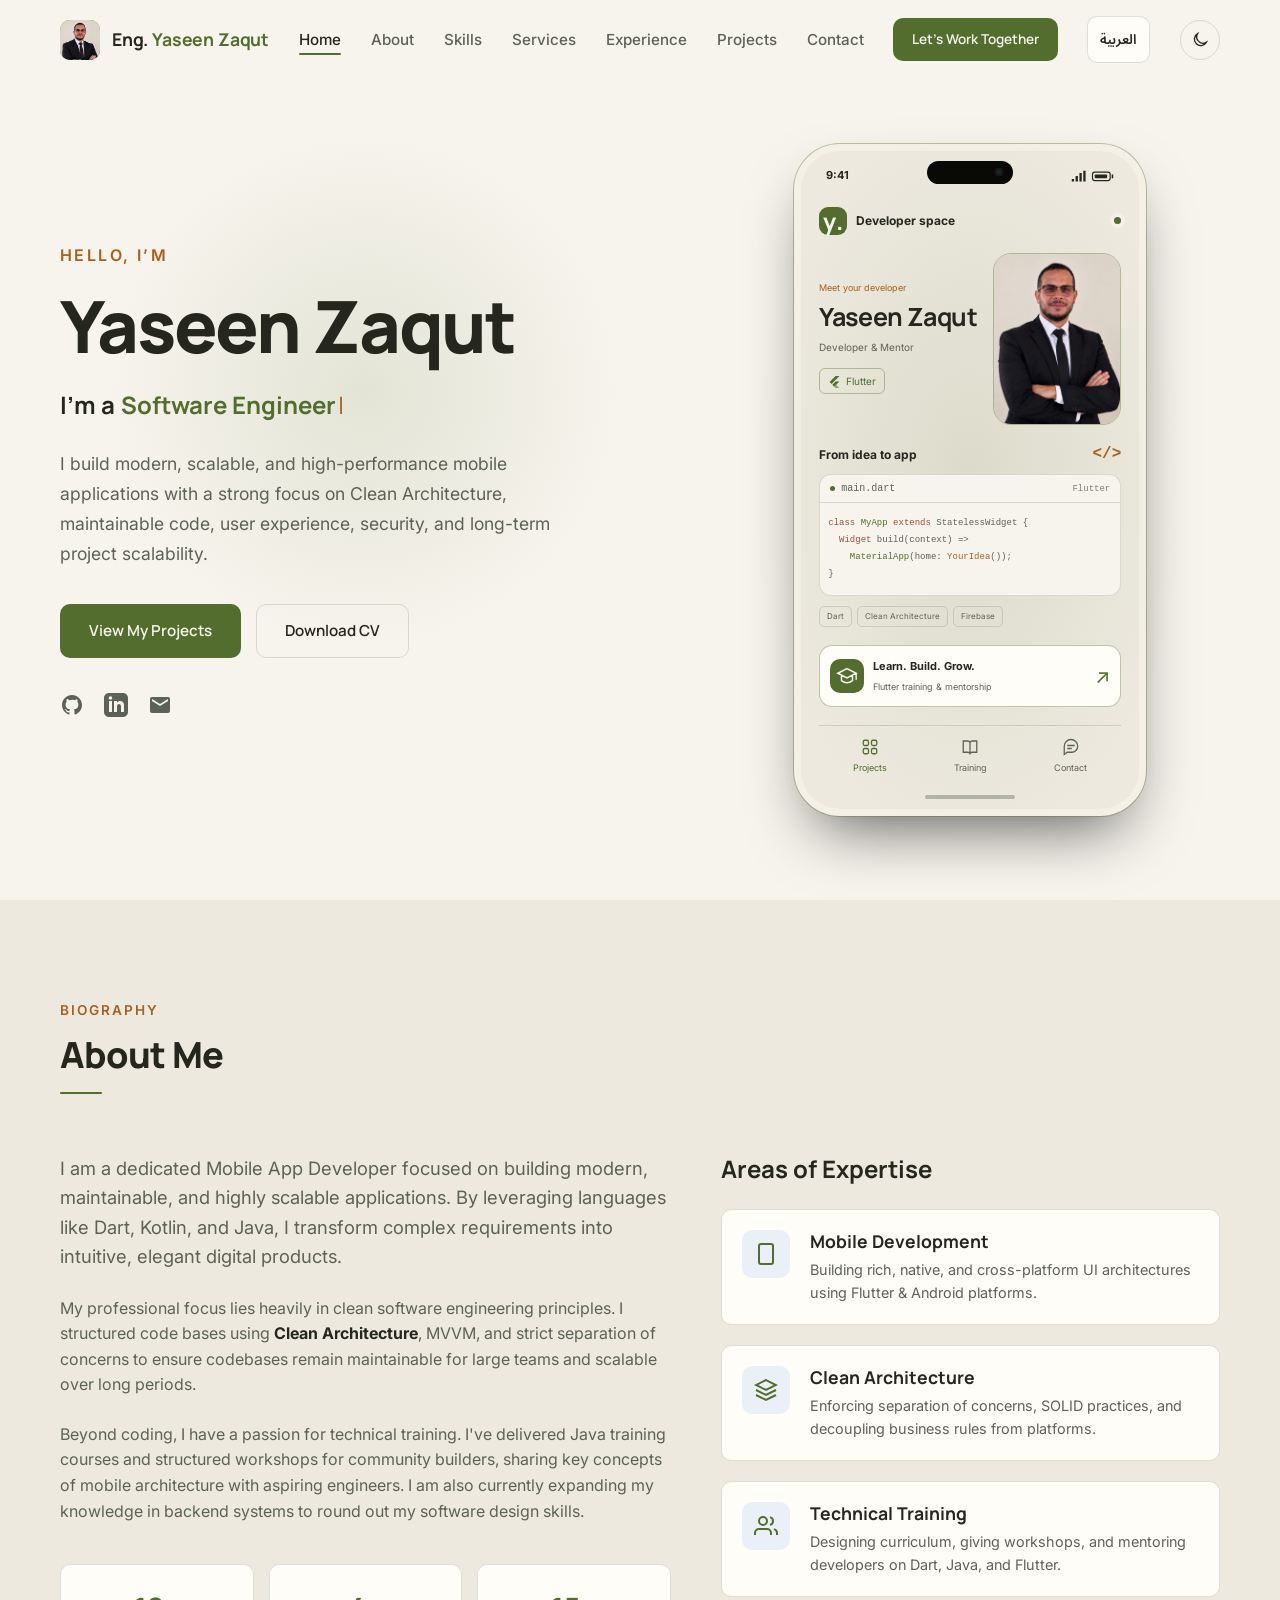
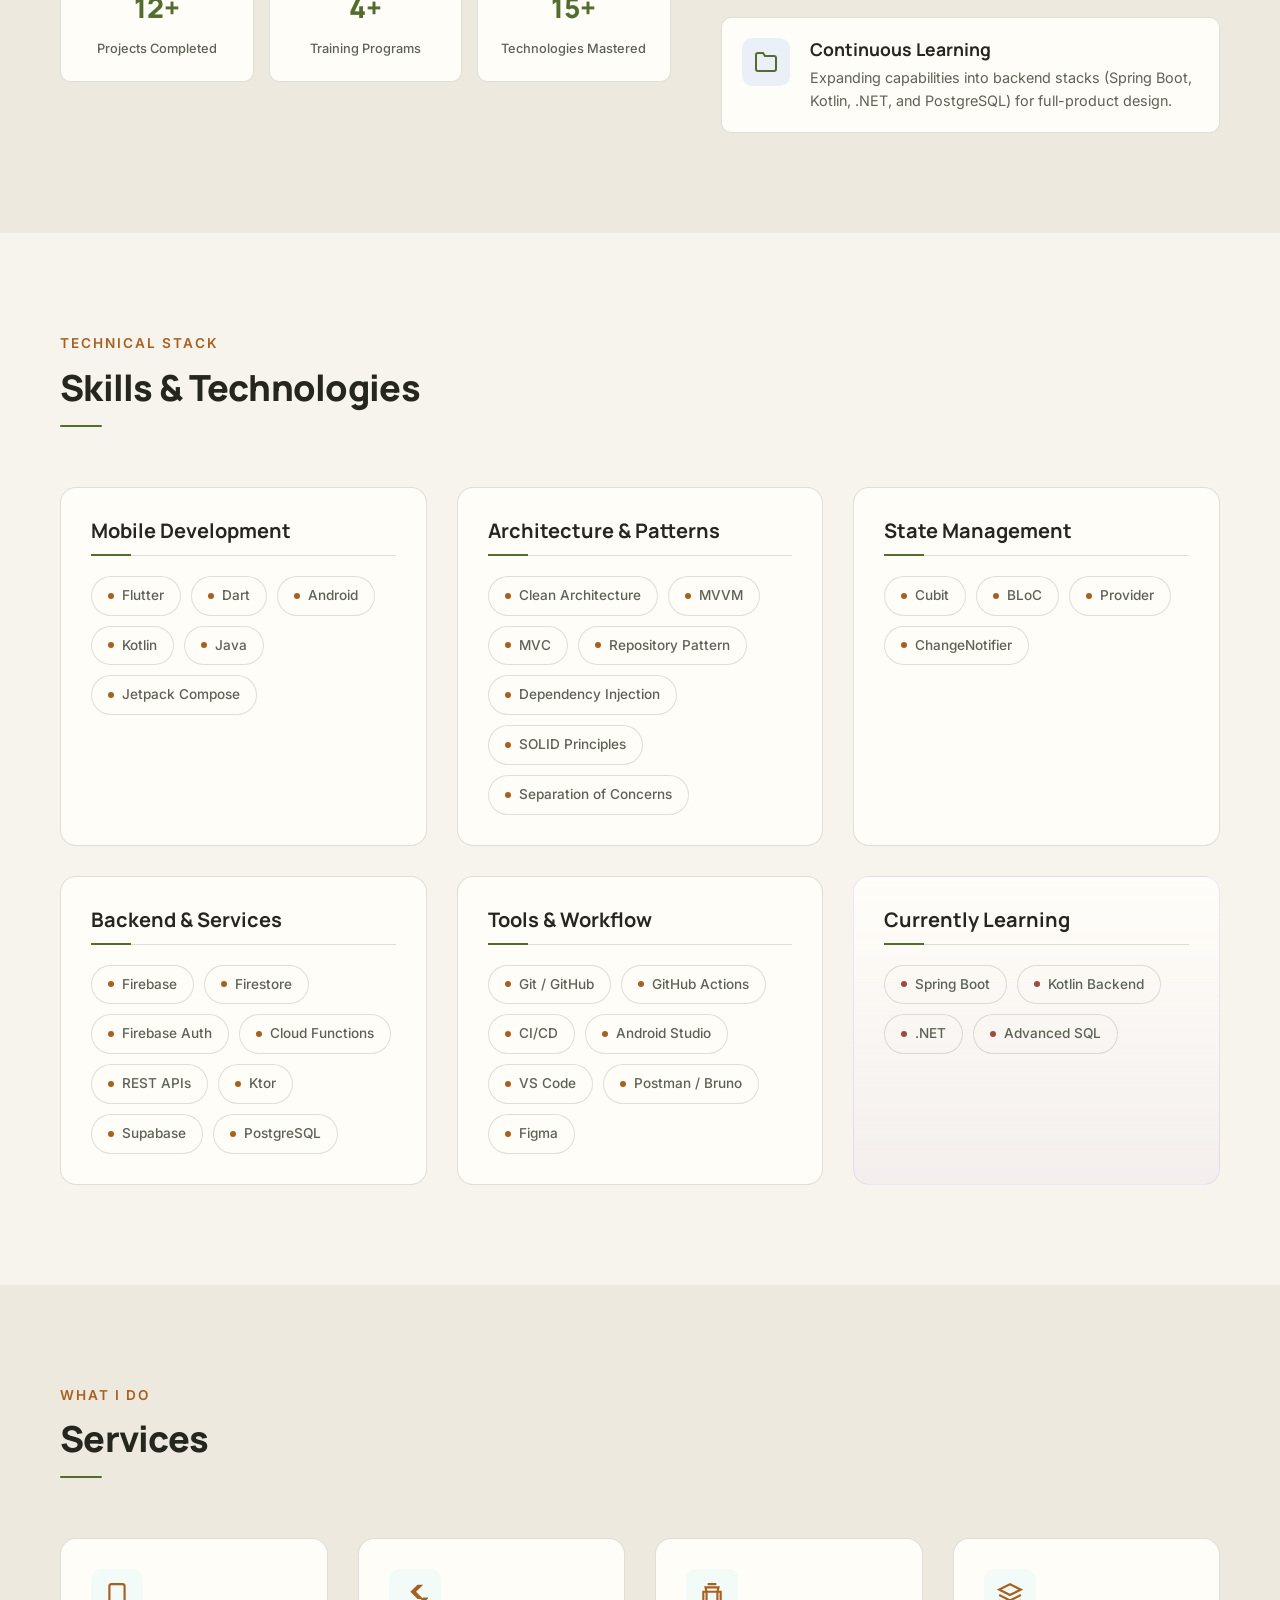
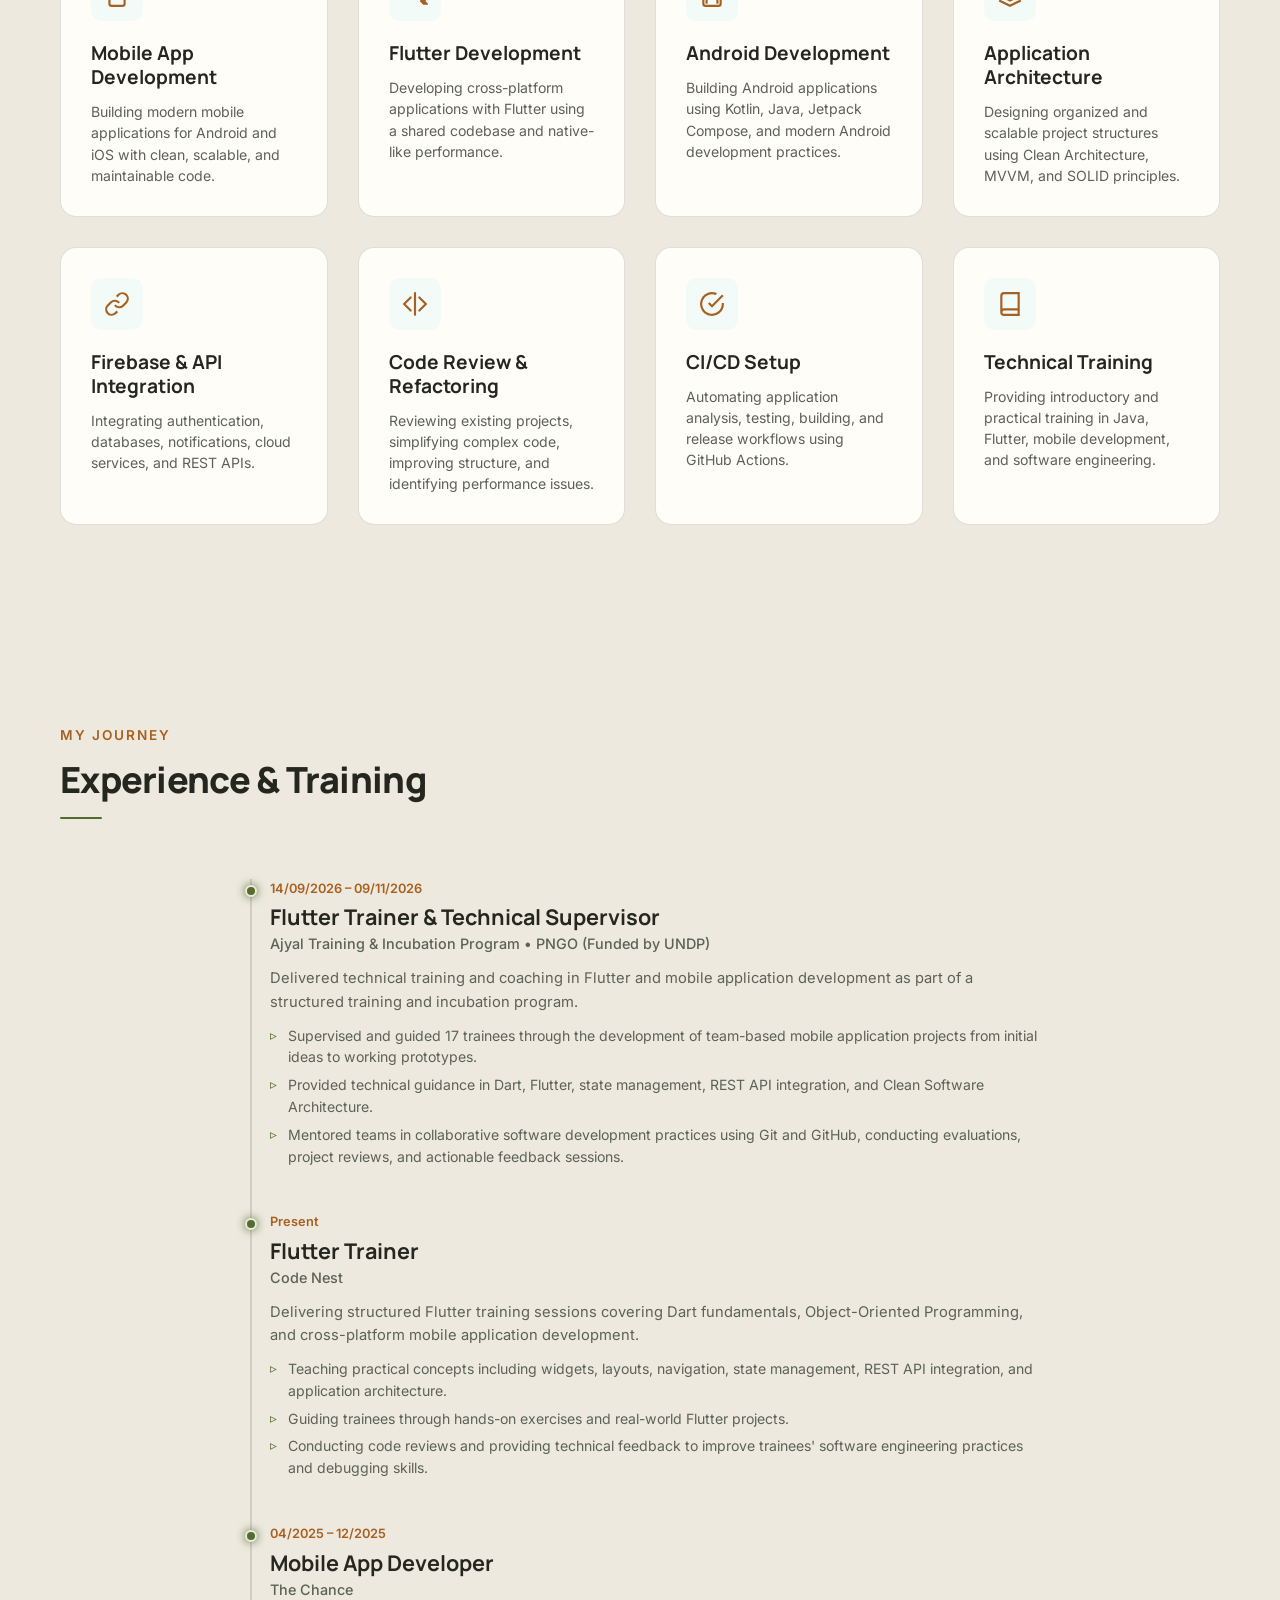
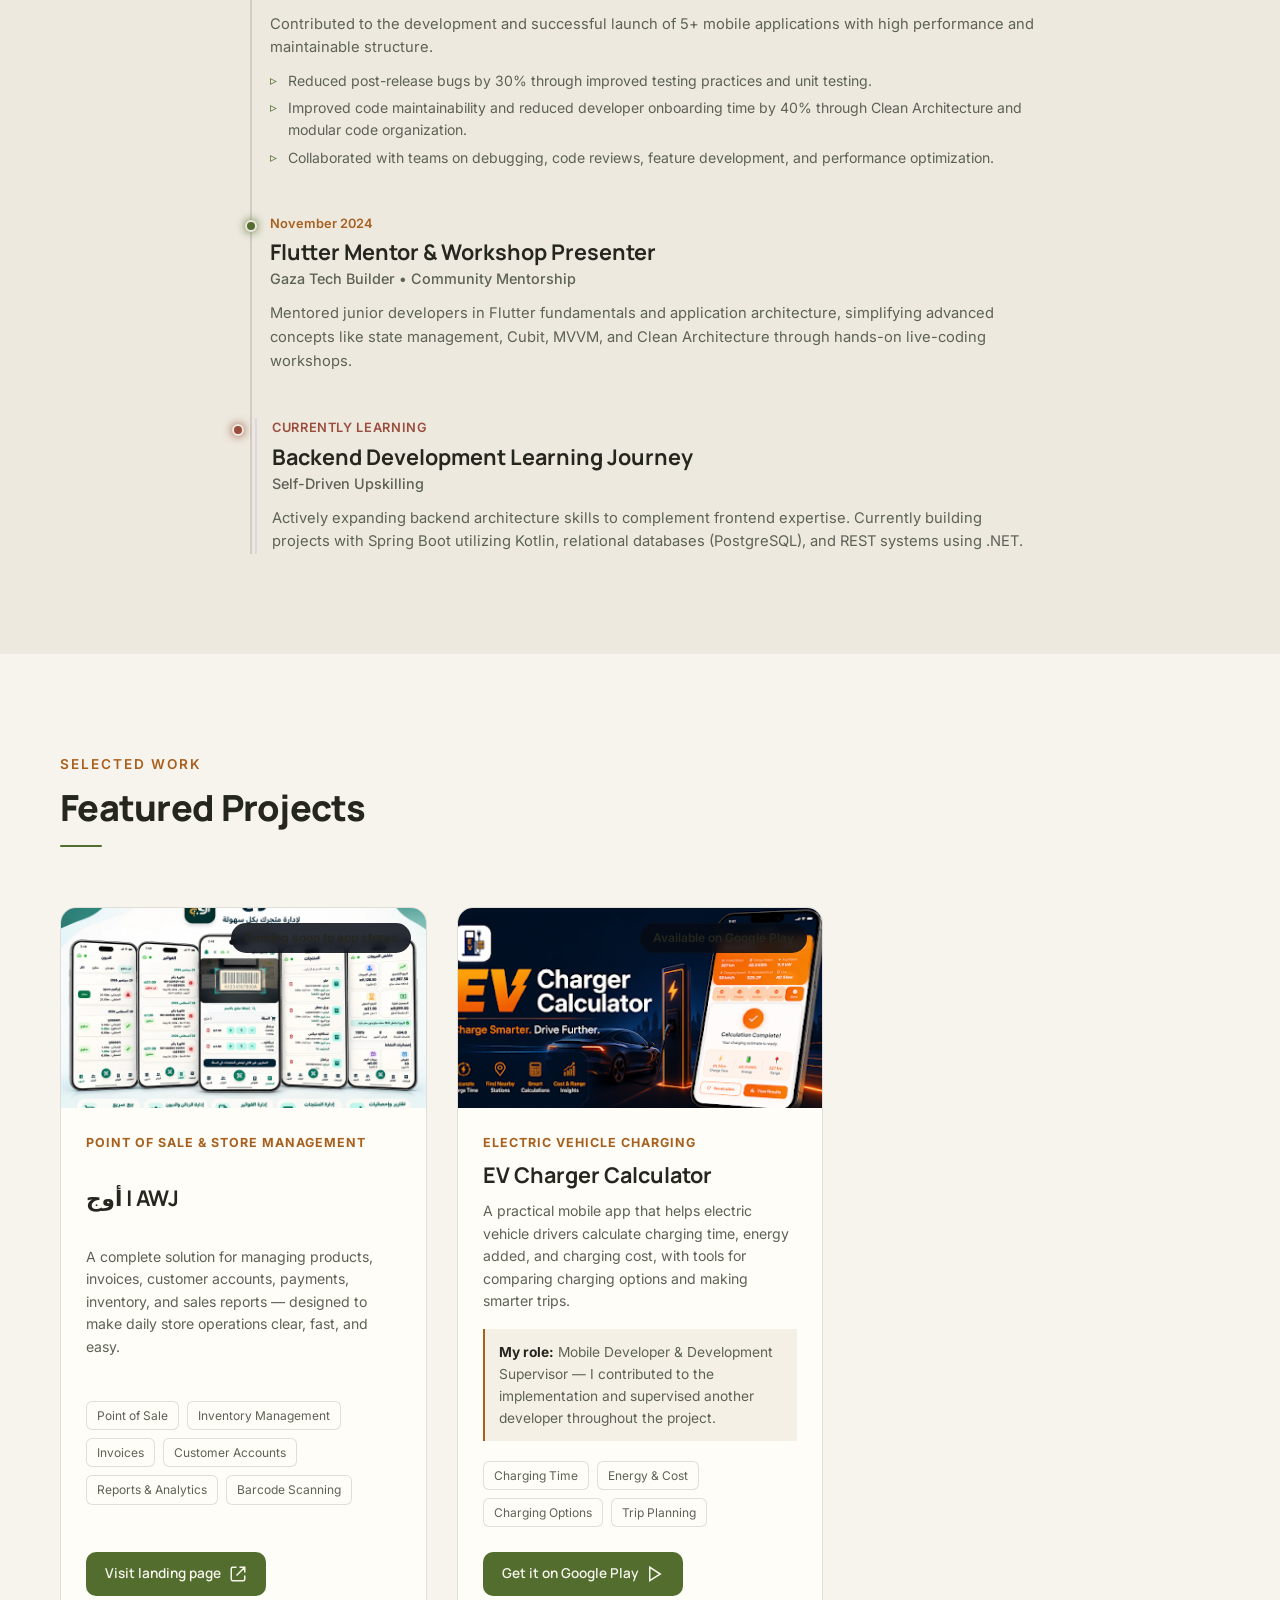
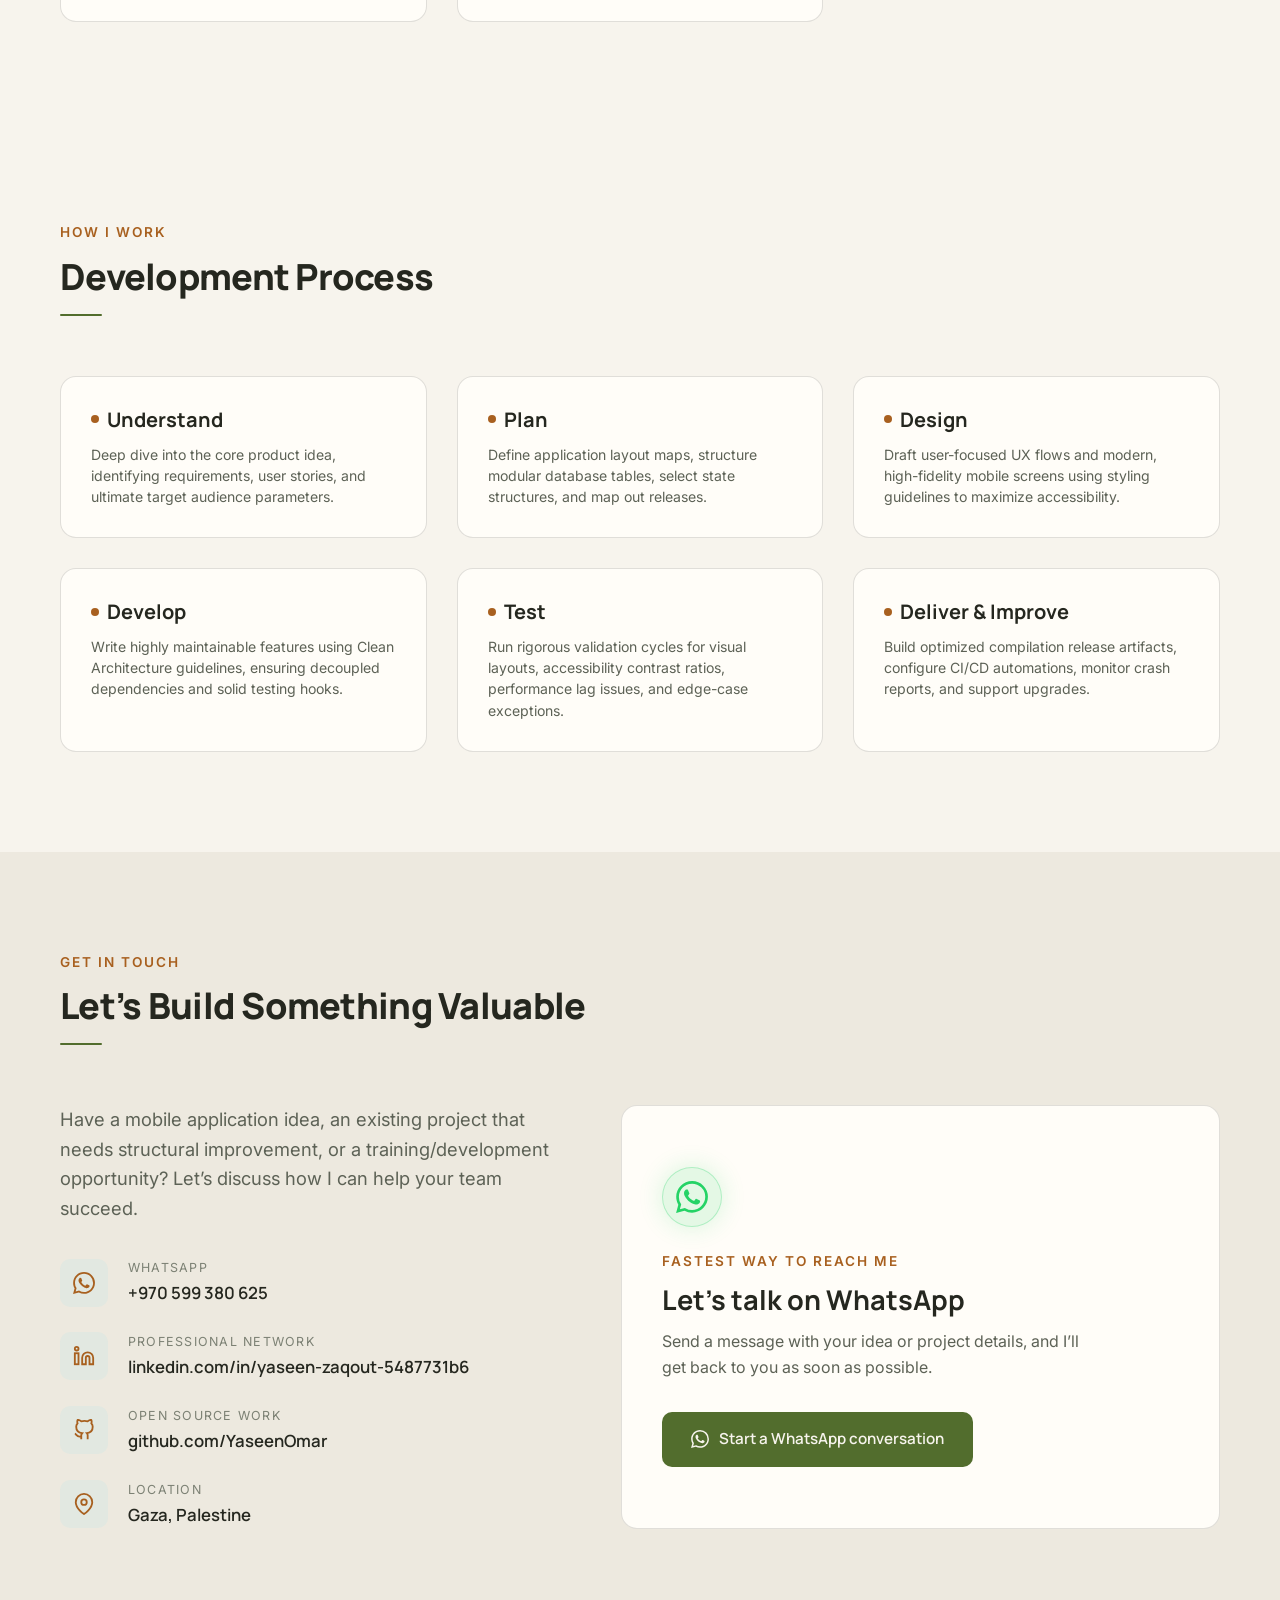
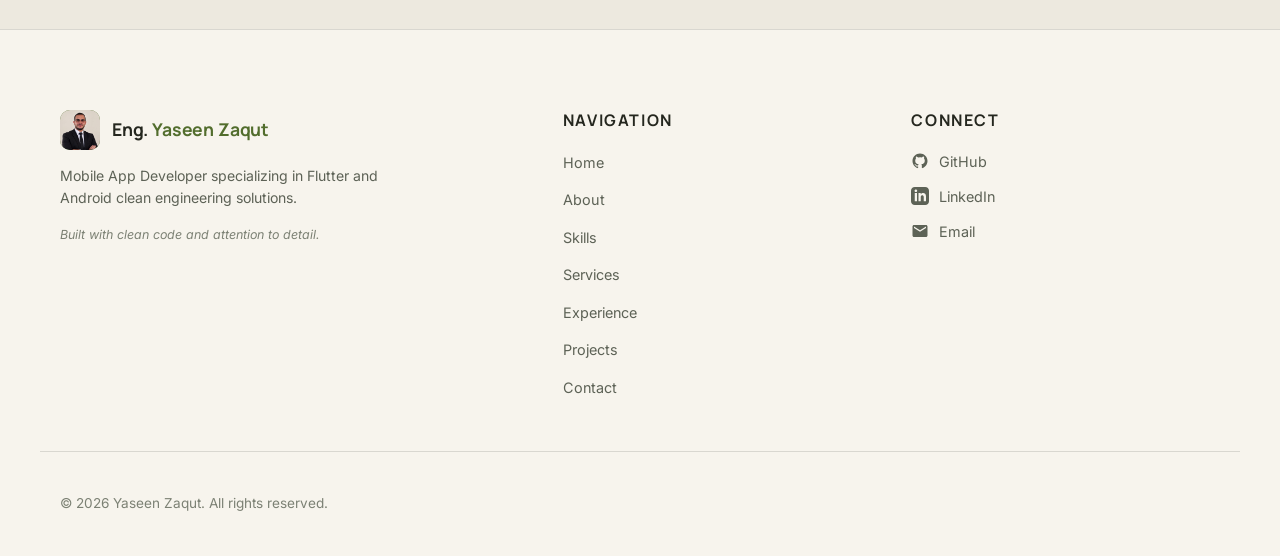
<file: index.html>
<!DOCTYPE html>
<html lang="en" dir="ltr">
<head>
  <meta charset="UTF-8">
  <meta name="viewport" content="width=device-width, initial-scale=1.0">
  <title>Yaseen Zaqut | Mobile App Developer</title>
  
  <!-- SEO Meta Tags -->
  <meta name="description" content="Portfolio of Yaseen Zaqut, a Mobile App Developer specializing in Flutter, Android, Clean Architecture, scalable applications, Firebase integrations, and modern software engineering practices.">
  <meta name="keywords" content="Yaseen Zaqut, Eng. Yaseen Zaqut, Mobile App Developer, Flutter Developer, Android Developer, Software Engineer, Clean Architecture, Palestine, Gaza">
  <meta name="author" content="Yaseen Zaqut">
  <meta name="robots" content="index, follow">
  
  <!-- Canonical URL -->
  <link rel="canonical" href="https://yaseenomar.github.io/">

  <!-- Open Graph / Facebook -->
  <meta property="og:type" content="website">
  <meta property="og:url" content="https://yaseenomar.github.io/">
  <meta property="og:title" content="Yaseen Zaqut | Mobile App Developer">
  <meta property="og:description" content="Portfolio of Yaseen Zaqut, a Mobile App Developer specializing in Flutter, Android, Clean Architecture, scalable applications, Firebase integrations, and modern software engineering practices.">
  <!-- Editable Placeholder for OG Image -->
  <meta property="og:image" content="assets/images/social-preview.webp">

  <!-- Twitter -->
  <meta property="twitter:card" content="summary_large_image">
  <meta property="twitter:url" content="https://yaseenomar.github.io/">
  <meta property="twitter:title" content="Yaseen Zaqut | Mobile App Developer">
  <meta property="twitter:description" content="Portfolio of Yaseen Zaqut, a Mobile App Developer specializing in Flutter, Android, Clean Architecture, scalable applications, Firebase integrations, and modern software engineering practices.">
  <meta property="twitter:image" content="assets/images/social-preview.webp">

  <!-- Favicon -->
  <link rel="icon" type="image/svg+xml" href="assets/icons/favicon.svg">
  <link rel="alternate icon" type="image/png" href="assets/icons/favicon.svg">

  <!-- Google Fonts: Inter & Manrope -->
  <link rel="preconnect" href="https://fonts.googleapis.com">
  <link rel="preconnect" href="https://fonts.gstatic.com" crossorigin>
  <link href="https://fonts.googleapis.com/css2?family=Noto+Sans+Arabic:wght@400;500;600;700;800&family=Inter:wght@300;400;500;600;700;800&family=Manrope:wght@400;500;600;700;800&display=swap" rel="stylesheet">

  <!-- Stylesheet -->
  <link rel="stylesheet" href="styles.css">

  <script>
    (() => {
      const savedTheme = localStorage.getItem('portfolio-theme');
      const systemTheme = window.matchMedia('(prefers-color-scheme: light)').matches ? 'light' : 'dark';
      document.documentElement.dataset.theme = savedTheme || systemTheme;
    })();
  </script>

  <!-- JSON-LD Structured Data (Person Schema) -->
  <script type="application/ld+json">
  {
    "@context": "https://schema.org",
    "@type": "Person",
    "name": "Yaseen Zaqut",
    "jobTitle": "Mobile App Developer",
    "url": "https://yaseenomar.github.io/",
    "sameAs": [
      "https://github.com/YaseenOmar",
      "https://www.linkedin.com/in/yaseen-zaqout-5487731b6/"
    ],
    "knowsAbout": [
      "Mobile App Development",
      "Flutter",
      "Android Development",
      "Clean Architecture",
      "Software Engineering",
      "State Management",
      "Firebase"
    ],
    "worksFor": {
      "@type": "Organization",
      "name": "Freelance"
    },
    "homeLocation": {
      "@type": "Place",
      "name": "Gaza, Palestine"
    }
  }
  </script>
</head>
<body>

  <!-- Skip to Content Link for Accessibility -->
  <a href="#main-content" class="skip-link">Skip to main content</a>

  <!-- Header Section -->
  <header class="main-header" id="header">
    <div class="container header-container">
      <a href="#hero" class="logo-link" aria-label="Eng. Yaseen Zaqut Portfolio Home">
        <div class="logo-circle">
          <img src="assets/images/profile-photo.jpeg" alt="Yaseen Zaqut" class="logo-photo">
        </div>
        <span class="logo-name">Eng. <span class="accent-text">Yaseen Zaqut</span></span>
      </a>

      <!-- Desktop Navigation -->
      <nav class="desktop-nav" aria-label="Desktop Navigation">
        <ul class="nav-list">
          <li><a href="#hero" class="nav-link active">Home</a></li>
          <li><a href="#about" class="nav-link">About</a></li>
          <li><a href="#skills" class="nav-link">Skills</a></li>
          <li><a href="#services" class="nav-link">Services</a></li>
          <li><a href="#experience" class="nav-link">Experience</a></li>
          <li><a href="#projects" class="nav-link">Projects</a></li>
          <li><a href="#contact" class="nav-link">Contact</a></li>
        </ul>
      </nav>

      <!-- CTA Button -->
      <div class="header-cta">
        <a href="#contact" class="btn btn-primary btn-sm">Let’s Work Together</a>
      </div>

      <button class="language-toggle" type="button" lang="ar" aria-label="التبديل إلى العربية">العربية</button>

      <button class="theme-toggle" type="button" aria-label="Switch color theme" aria-pressed="false">
        <svg class="theme-icon theme-icon-sun" viewBox="0 0 24 24" fill="none" stroke="currentColor" stroke-width="1.8" aria-hidden="true">
          <circle cx="12" cy="12" r="4"></circle><path d="M12 2v2M12 20v2M4.93 4.93l1.41 1.41M17.66 17.66l1.41 1.41M2 12h2M20 12h2M4.93 19.07l1.41-1.41M17.66 6.34l1.41-1.41"></path>
        </svg>
        <svg class="theme-icon theme-icon-moon" viewBox="0 0 24 24" fill="none" stroke="currentColor" stroke-width="1.8" aria-hidden="true">
          <path d="M20.4 15.2A8.5 8.5 0 0 1 8.8 3.6 8.5 8.5 0 1 0 20.4 15.2Z"></path>
        </svg>
      </button>

      <!-- Mobile Menu Button -->
      <button class="mobile-menu-toggle" aria-expanded="false" aria-controls="mobile-nav" aria-label="Toggle Navigation Menu">
        <span class="bar"></span>
        <span class="bar"></span>
        <span class="bar"></span>
      </button>
    </div>
  </header>

  <!-- Mobile Navigation Drawer -->
  <nav class="mobile-nav" id="mobile-nav" aria-hidden="true" aria-label="Mobile Navigation">
    <ul class="mobile-nav-list">
      <li><a href="#hero" class="mobile-nav-link">Home</a></li>
      <li><a href="#about" class="mobile-nav-link">About</a></li>
      <li><a href="#skills" class="mobile-nav-link">Skills</a></li>
      <li><a href="#services" class="mobile-nav-link">Services</a></li>
      <li><a href="#experience" class="mobile-nav-link">Experience</a></li>
      <li><a href="#projects" class="mobile-nav-link">Projects</a></li>
      <li><a href="#contact" class="mobile-nav-link">Contact</a></li>
      <li class="mobile-cta-item"><a href="#contact" class="btn btn-primary btn-full">Let’s Work Together</a></li>
    </ul>
  </nav>

  <!-- Main Content Wrapper -->
  <main id="main-content">

    <!-- Hero Section -->
    <section id="hero" class="hero-section" aria-label="Introduction">
      <div class="container hero-container">
        <div class="hero-content">
          <span class="hero-tagline reveal-item">Hello, I’m</span>
          <h1 class="hero-title reveal-item">Yaseen Zaqut</h1>
          
          <!-- Typing Animation Container -->
          <div class="hero-subtitle-wrapper reveal-item">
            <span class="hero-static-title">I'm a </span>
            <span class="hero-dynamic-title" id="typing-text" aria-live="polite">Mobile App Developer</span>
            <span class="typing-cursor" aria-hidden="true">|</span>
          </div>

          <p class="hero-description reveal-item">
            I build modern, scalable, and high-performance mobile applications with a strong focus on Clean Architecture, maintainable code, user experience, security, and long-term project scalability.
          </p>

          <div class="hero-actions reveal-item">
            <a href="#projects" class="btn btn-primary">View My Projects</a>
            <!-- Download CV -->
            <a href="assets/documents/Yaseen-Zaqut-CV.pdf" class="btn btn-secondary" download="Yaseen-Zaqut-CV.pdf">Download CV</a>
          </div>

          <!-- Social Contacts Grid -->
          <div class="hero-socials reveal-item">
            <a href="https://github.com/YaseenOmar" target="_blank" rel="noopener noreferrer" class="social-icon-link" aria-label="GitHub Profile">
              <svg class="icon" viewBox="0 0 24 24" fill="currentColor">
                <path d="M12 2C6.477 2 2 6.477 2 12c0 4.42 2.865 8.166 6.839 9.489.5.092.682-.217.682-.482 0-.237-.008-.866-.013-1.7-2.782.603-3.369-1.34-3.369-1.34-.454-1.156-1.11-1.464-1.11-1.464-.908-.62.069-.608.069-.608 1.003.07 1.531 1.03 1.531 1.03.892 1.529 2.341 1.087 2.91.831.092-.646.35-1.086.636-1.336-2.22-.253-4.555-1.11-4.555-4.943 0-1.091.39-1.984 1.029-2.683-.103-.253-.446-1.27.098-2.647 0 0 .84-.269 2.75 1.025A9.564 9.564 0 0112 6.844c.85.004 1.705.115 2.504.337 1.909-1.294 2.747-1.025 2.747-1.025.546 1.377.203 2.394.1 2.647.64.699 1.028 1.592 1.028 2.683 0 3.842-2.339 4.687-4.566 4.935.359.309.678.919.678 1.852 0 1.336-.012 2.415-.012 2.743 0 .267.18.579.688.481C19.137 20.162 22 16.418 22 12c0-5.523-4.477-10-10-10z"/>
              </svg>
            </a>
            <!-- LinkedIn: Replace with your actual URL in the href below -->
            <a href="https://www.linkedin.com/in/yaseen-zaqout-5487731b6/" target="_blank" rel="noopener noreferrer" class="social-icon-link" aria-label="LinkedIn Profile">
              <svg class="icon" viewBox="0 0 24 24" fill="currentColor">
                <path d="M19 0h-14c-2.761 0-5 2.239-5 5v14c0 2.761 2.239 5 5 5h14c2.762 0 5-2.239 5-5v-14c0-2.761-2.238-5-5-5zm-11 19h-3v-11h3v11zm-1.5-12.268c-.966 0-1.75-.779-1.75-1.75s.784-1.75 1.75-1.75 1.75.779 1.75 1.75-.784 1.75-1.75 1.75zm13.5 12.268h-3v-5.604c0-3.368-4-3.113-4 0v5.604h-3v-11h3v1.765c1.396-2.586 7-2.777 7 2.476v6.759z"/>
              </svg>
            </a>
            <!-- Email: Replace with your actual email address in the href below -->
            <a href="mailto:yz456359@gmail.com" class="social-icon-link" aria-label="Email Me Directly">
              <svg class="icon" viewBox="0 0 24 24" fill="currentColor">
                <path d="M20 4H4c-1.1 0-1.99.9-1.99 2L2 18c0 1.1.9 2 2 2h16c1.1 0 2-.9 2-2V6c0-1.1-.9-2-2-2zm0 4l-8 5-8-5V6l8 5 8-5v2z"/>
              </svg>
            </a>
          </div>
        </div>

        <div class="hero-visual reveal-item">
          <div class="dev-phone" aria-label="Mobile development and training showcase">
            <div class="dev-phone-camera" aria-hidden="true"></div>
            <div class="dev-status" aria-hidden="true">
              <span>9:41</span>
              <svg viewBox="0 0 56 16" fill="currentColor"><path d="M1 12h3v3H1zm5-4h3v7H6zm5-4h3v11h-3zm5-3h3v14h-3z"/><rect x="28" y="3" width="23" height="11" rx="3" fill="none" stroke="currentColor" stroke-width="1.5"/><rect x="31" y="6" width="16" height="5" rx="1"/><path d="M53 6h2v5h-2z"/></svg>
            </div>
            <div class="dev-app-header">
              <span class="dev-app-logo" aria-hidden="true">y<span>.</span></span>
              <span>Developer space</span>
              <span class="dev-app-indicator" aria-hidden="true"></span>
            </div>
            <div class="dev-profile">
              <div class="dev-profile-copy">
                <span class="dev-eyebrow">Meet your developer</span>
                <h2>Yaseen Zaqut</h2>
                <p>Developer &amp; Mentor</p>
                <span class="dev-flutter-tag"><svg viewBox="0 0 24 24" aria-hidden="true" fill="currentColor"><path d="M14 2 3 13l3.5 3.5L21 2zM14 12l-6 6 3.5 3.5L21 12z"/><path d="m11.5 21.5 2.5 2.5h7L15 18z" opacity=".55"/></svg>Flutter</span>
              </div>
              <img src="assets/images/profile-photo.jpeg" alt="Yaseen Zaqut Portrait" class="dev-portrait" width="128" height="172" loading="eager">
            </div>
            <div class="dev-workspace">
              <div class="dev-card-heading"><span>From idea to app</span><span class="dev-code-symbol" aria-hidden="true">&lt;/&gt;</span></div>
              <div class="dev-editor" dir="ltr" aria-label="Flutter code example">
                <div class="dev-editor-tab"><span class="dev-file-dot"></span> main.dart <span>Flutter</span></div>
                <pre><code><span class="dev-code-purple">class</span> <span class="dev-code-lime">MyApp</span> <span class="dev-code-purple">extends</span> StatelessWidget {
  <span class="dev-code-purple">Widget</span> build(context) =&gt;
    <span class="dev-code-lime">MaterialApp</span>(home: <span class="dev-code-gold">YourIdea</span>());
}</code></pre>
              </div>
              <div class="dev-stack"><span>Dart</span><span>Clean Architecture</span><span>Firebase</span></div>
            </div>
            <a class="dev-training" href="#experience">
              <span class="dev-training-icon" aria-hidden="true"><svg viewBox="0 0 24 24" fill="none" stroke="currentColor" stroke-width="1.6"><path d="m2 9 10-5 10 5-10 5-10-5Zm4 2v6c4 3 8 3 12 0v-6M22 9v7"/></svg></span>
              <span class="dev-training-copy"><strong>Learn. Build. Grow.</strong><span>Flutter training &amp; mentorship</span></span>
              <span class="dev-training-arrow" aria-hidden="true">↗</span>
            </a>
            <nav class="dev-bottom-nav" aria-label="Showcase shortcuts">
              <a href="#projects"><svg viewBox="0 0 24 24" aria-hidden="true" fill="none" stroke="currentColor" stroke-width="1.7"><rect x="3" y="3" width="7" height="7" rx="2"/><rect x="14" y="3" width="7" height="7" rx="2"/><rect x="3" y="14" width="7" height="7" rx="2"/><rect x="14" y="14" width="7" height="7" rx="2"/></svg><span>Projects</span></a>
              <a href="#experience"><svg viewBox="0 0 24 24" aria-hidden="true" fill="none" stroke="currentColor" stroke-width="1.7"><path d="M3 4h6a4 4 0 0 1 3 2 4 4 0 0 1 3-2h6v15h-6a4 4 0 0 0-3 2 4 4 0 0 0-3-2H3zM12 6v15"/></svg><span>Training</span></a>
              <a href="#contact"><svg viewBox="0 0 24 24" aria-hidden="true" fill="none" stroke="currentColor" stroke-width="1.7"><path d="M21 11a8 8 0 0 1-8 8H7l-4 3V11a9 9 0 0 1 18 0Z"/><path d="M7 10h10M7 14h6"/></svg><span>Contact</span></a>
            </nav>
            <div class="dev-home-indicator" aria-hidden="true"></div>
          </div>
        </div>
      </div>
    </section>

    <!-- About Section -->
    <section id="about" class="about-section" aria-label="About Me">
      <div class="container">
        <div class="section-header reveal-item">
          <span class="section-subtitle">Biography</span>
          <h2 class="section-title">About Me</h2>
          <div class="section-underline"></div>
        </div>

        <div class="about-grid">
          <div class="about-bio reveal-item">
            <p class="paragraph-large">
              I am a dedicated Mobile App Developer focused on building modern, maintainable, and highly scalable applications. By leveraging languages like Dart, Kotlin, and Java, I transform complex requirements into intuitive, elegant digital products.
            </p>
            <p>
              My professional focus lies heavily in clean software engineering principles. I structured code bases using <strong>Clean Architecture</strong>, MVVM, and strict separation of concerns to ensure codebases remain maintainable for large teams and scalable over long periods. 
            </p>
            <p>
              Beyond coding, I have a passion for technical training. I've delivered Java training courses and structured workshops for community builders, sharing key concepts of mobile architecture with aspiring engineers. I am also currently expanding my knowledge in backend systems to round out my software design skills.
            </p>
            
            <!-- Statistics Area (EDITABLE PLACEHOLDERS) -->
            <!-- Customize values inside .stat-number and label names -->
            <div class="stats-grid">
              <div class="stat-card">
                <span class="stat-number" id="placeholder-stat-projects">12+</span>
                <span class="stat-label">Projects Completed</span>
              </div>
              <div class="stat-card">
                <span class="stat-number" id="placeholder-stat-workshops">4+</span>
                <span class="stat-label">Training Programs</span>
              </div>
              <div class="stat-card">
                <span class="stat-number" id="placeholder-stat-techs">15+</span>
                <span class="stat-label">Technologies Mastered</span>
              </div>
            </div>
          </div>

          <div class="about-focus reveal-item">
            <h3 class="focus-title">Areas of Expertise</h3>
            
            <div class="focus-cards-stack">
              <div class="focus-card">
                <div class="focus-icon-wrapper">
                  <svg class="focus-icon" viewBox="0 0 24 24" fill="none" stroke="currentColor" stroke-width="2">
                    <rect x="5" y="2" width="14" height="20" rx="2" ry="2" />
                    <line x1="12" y1="18" x2="12.01" y2="18" />
                  </svg>
                </div>
                <div class="focus-content">
                  <h4>Mobile Development</h4>
                  <p>Building rich, native, and cross-platform UI architectures using Flutter &amp; Android platforms.</p>
                </div>
              </div>

              <div class="focus-card">
                <div class="focus-icon-wrapper">
                  <svg class="focus-icon" viewBox="0 0 24 24" fill="none" stroke="currentColor" stroke-width="2">
                    <polygon points="12 2 2 7 12 12 22 7 12 2" />
                    <polyline points="2 17 12 22 22 17" />
                    <polyline points="2 12 12 17 22 12" />
                  </svg>
                </div>
                <div class="focus-content">
                  <h4>Clean Architecture</h4>
                  <p>Enforcing separation of concerns, SOLID practices, and decoupling business rules from platforms.</p>
                </div>
              </div>

              <div class="focus-card">
                <div class="focus-icon-wrapper">
                  <svg class="focus-icon" viewBox="0 0 24 24" fill="none" stroke="currentColor" stroke-width="2">
                    <path d="M17 21v-2a4 4 0 0 0-4-4H5a4 4 0 0 0-4 4v2" />
                    <circle cx="9" cy="7" r="4" />
                    <path d="M23 21v-2a4 4 0 0 0-3-3.87" />
                    <path d="M16 3.13a4 4 0 0 1 0 7.75" />
                  </svg>
                </div>
                <div class="focus-content">
                  <h4>Technical Training</h4>
                  <p>Designing curriculum, giving workshops, and mentoring developers on Dart, Java, and Flutter.</p>
                </div>
              </div>

              <div class="focus-card">
                <div class="focus-icon-wrapper">
                  <svg class="focus-icon" viewBox="0 0 24 24" fill="none" stroke="currentColor" stroke-width="2">
                    <path d="M22 19a2 2 0 0 1-2 2H4a2 2 0 0 1-2-2V5a2 2 0 0 1 2-2h5l2 3h9a2 2 0 0 1 2 2z" />
                  </svg>
                </div>
                <div class="focus-content">
                  <h4>Continuous Learning</h4>
                  <p>Expanding capabilities into backend stacks (Spring Boot, Kotlin, .NET, and PostgreSQL) for full-product design.</p>
                </div>
              </div>
            </div>
          </div>
        </div>
      </div>
    </section>

    <!-- Skills and Technologies Section -->
    <section id="skills" class="skills-section" aria-label="Skills &amp; Technologies">
      <div class="container">
        <div class="section-header reveal-item">
          <span class="section-subtitle">Technical Stack</span>
          <h2 class="section-title">Skills &amp; Technologies</h2>
          <div class="section-underline"></div>
        </div>

        <div class="skills-grid">
          <!-- Mobile Development -->
          <div class="skills-category-card reveal-item">
            <h3 class="category-title">Mobile Development</h3>
            <div class="skills-badges">
              <span class="skill-badge"><span class="badge-dot"></span> Flutter</span>
              <span class="skill-badge"><span class="badge-dot"></span> Dart</span>
              <span class="skill-badge"><span class="badge-dot"></span> Android</span>
              <span class="skill-badge"><span class="badge-dot"></span> Kotlin</span>
              <span class="skill-badge"><span class="badge-dot"></span> Java</span>
              <span class="skill-badge"><span class="badge-dot"></span> Jetpack Compose</span>
            </div>
          </div>

          <!-- Architecture & Patterns -->
          <div class="skills-category-card reveal-item">
            <h3 class="category-title">Architecture &amp; Patterns</h3>
            <div class="skills-badges">
              <span class="skill-badge"><span class="badge-dot"></span> Clean Architecture</span>
              <span class="skill-badge"><span class="badge-dot"></span> MVVM</span>
              <span class="skill-badge"><span class="badge-dot"></span> MVC</span>
              <span class="skill-badge"><span class="badge-dot"></span> Repository Pattern</span>
              <span class="skill-badge"><span class="badge-dot"></span> Dependency Injection</span>
              <span class="skill-badge"><span class="badge-dot"></span> SOLID Principles</span>
              <span class="skill-badge"><span class="badge-dot"></span> Separation of Concerns</span>
            </div>
          </div>

          <!-- State Management -->
          <div class="skills-category-card reveal-item">
            <h3 class="category-title">State Management</h3>
            <div class="skills-badges">
              <span class="skill-badge"><span class="badge-dot"></span> Cubit</span>
              <span class="skill-badge"><span class="badge-dot"></span> BLoC</span>
              <span class="skill-badge"><span class="badge-dot"></span> Provider</span>
              <span class="skill-badge"><span class="badge-dot"></span> ChangeNotifier</span>
            </div>
          </div>

          <!-- Backend & Services -->
          <div class="skills-category-card reveal-item">
            <h3 class="category-title">Backend &amp; Services</h3>
            <div class="skills-badges">
              <span class="skill-badge"><span class="badge-dot"></span> Firebase</span>
              <span class="skill-badge"><span class="badge-dot"></span> Firestore</span>
              <span class="skill-badge"><span class="badge-dot"></span> Firebase Auth</span>
              <span class="skill-badge"><span class="badge-dot"></span> Cloud Functions</span>
              <span class="skill-badge"><span class="badge-dot"></span> REST APIs</span>
              <span class="skill-badge"><span class="badge-dot"></span> Ktor</span>
              <span class="skill-badge"><span class="badge-dot"></span> Supabase</span>
              <span class="skill-badge"><span class="badge-dot"></span> PostgreSQL</span>
            </div>
          </div>

          <!-- Tools & Workflow -->
          <div class="skills-category-card reveal-item">
            <h3 class="category-title">Tools &amp; Workflow</h3>
            <div class="skills-badges">
              <span class="skill-badge"><span class="badge-dot"></span> Git / GitHub</span>
              <span class="skill-badge"><span class="badge-dot"></span> GitHub Actions</span>
              <span class="skill-badge"><span class="badge-dot"></span> CI/CD</span>
              <span class="skill-badge"><span class="badge-dot"></span> Android Studio</span>
              <span class="skill-badge"><span class="badge-dot"></span> VS Code</span>
              <span class="skill-badge"><span class="badge-dot"></span> Postman / Bruno</span>
              <span class="skill-badge"><span class="badge-dot"></span> Figma</span>
            </div>
          </div>

          <!-- Currently Learning -->
          <div class="skills-category-card learning-card reveal-item">
            <h3 class="category-title">Currently Learning</h3>
            <div class="skills-badges">
              <span class="skill-badge learn-badge"><span class="badge-dot learn"></span> Spring Boot</span>
              <span class="skill-badge learn-badge"><span class="badge-dot learn"></span> Kotlin Backend</span>
              <span class="skill-badge learn-badge"><span class="badge-dot learn"></span> .NET</span>
              <span class="skill-badge learn-badge"><span class="badge-dot learn"></span> Advanced SQL</span>
            </div>
          </div>
        </div>
      </div>
    </section>

    <!-- Services Section -->
    <section id="services" class="services-section" aria-label="Services Offered">
      <div class="container">
        <div class="section-header reveal-item">
          <span class="section-subtitle">What I Do</span>
          <h2 class="section-title">Services</h2>
          <div class="section-underline"></div>
        </div>

        <div class="services-grid">
          <!-- Service 1: Mobile App Development -->
          <div class="service-card reveal-item">
            <div class="service-icon-container">
              <svg class="service-icon" fill="none" stroke="currentColor" stroke-width="2" viewBox="0 0 24 24"><rect x="5" y="2" width="14" height="20" rx="2" ry="2"/><line x1="12" y1="18" x2="12.01" y2="18"/></svg>
            </div>
            <h3>Mobile App Development</h3>
            <p>Building modern mobile applications for Android and iOS with clean, scalable, and maintainable code.</p>
          </div>

          <!-- Service 2: Flutter App Development -->
          <div class="service-card reveal-item">
            <div class="service-icon-container">
              <!-- Custom Flutter Icon representation in SVG -->
              <svg class="service-icon" fill="currentColor" viewBox="0 0 24 24"><path d="M14.33 2.44 7.73 9.04l6.6 6.6H19.6l-6.6-6.6 6.6-6.6H14.33zm5.28 11.88-3.3 3.3 3.3 3.3h5.27l-3.3-3.3 3.3-3.3h-5.27z"/></svg>
            </div>
            <h3>Flutter Development</h3>
            <p>Developing cross-platform applications with Flutter using a shared codebase and native-like performance.</p>
          </div>

          <!-- Service 3: Android Development -->
          <div class="service-card reveal-item">
            <div class="service-icon-container">
              <svg class="service-icon" fill="none" stroke="currentColor" stroke-width="2" viewBox="0 0 24 24"><path d="M4 9h16v11a2 2 0 0 1-2 2H6a2 2 0 0 1-2-2V9zm2-4h12l-1 4H7L6 5zm2-3h8M7 9v11M17 9v11"/></svg>
            </div>
            <h3>Android Development</h3>
            <p>Building Android applications using Kotlin, Java, Jetpack Compose, and modern Android development practices.</p>
          </div>

          <!-- Service 4: Application Architecture -->
          <div class="service-card reveal-item">
            <div class="service-icon-container">
              <svg class="service-icon" fill="none" stroke="currentColor" stroke-width="2" viewBox="0 0 24 24"><path d="M12 2L2 7l10 5 10-5-10-5zM2 17l10 5 10-5M2 12l10 5 10-5"/></svg>
            </div>
            <h3>Application Architecture</h3>
            <p>Designing organized and scalable project structures using Clean Architecture, MVVM, and SOLID principles.</p>
          </div>

          <!-- Service 5: Firebase and API Integration -->
          <div class="service-card reveal-item">
            <div class="service-icon-container">
              <svg class="service-icon" fill="none" stroke="currentColor" stroke-width="2" viewBox="0 0 24 24"><path d="M10 13a5 5 0 0 0 7.54.54l3-3a5 5 0 0 0-7.07-7.07l-1.72 1.71" /><path d="M14 11a5 5 0 0 0-7.54-.54l-3 3a5 5 0 0 0 7.07 7.07l1.71-1.71" /></svg>
            </div>
            <h3>Firebase &amp; API Integration</h3>
            <p>Integrating authentication, databases, notifications, cloud services, and REST APIs.</p>
          </div>

          <!-- Service 6: Code Review and Refactoring -->
          <div class="service-card reveal-item">
            <div class="service-icon-container">
              <svg class="service-icon" fill="none" stroke="currentColor" stroke-width="2" viewBox="0 0 24 24"><path d="M16 18l6-6-6-6M8 6l-6 6 6 6M12 2v20" stroke-linecap="round"/></svg>
            </div>
            <h3>Code Review &amp; Refactoring</h3>
            <p>Reviewing existing projects, simplifying complex code, improving structure, and identifying performance issues.</p>
          </div>

          <!-- Service 7: CI/CD Setup -->
          <div class="service-card reveal-item">
            <div class="service-icon-container">
              <svg class="service-icon" fill="none" stroke="currentColor" stroke-width="2" viewBox="0 0 24 24"><path d="M22 11.08V12a10 10 0 1 1-5.93-9.14"/><polyline points="22 4 12 14.01 9 11.01"/></svg>
            </div>
            <h3>CI/CD Setup</h3>
            <p>Automating application analysis, testing, building, and release workflows using GitHub Actions.</p>
          </div>

          <!-- Service 8: Technical Training -->
          <div class="service-card reveal-item">
            <div class="service-icon-container">
              <svg class="service-icon" fill="none" stroke="currentColor" stroke-width="2" viewBox="0 0 24 24"><path d="M4 19.5A2.5 2.5 0 0 1 6.5 17H20M4 19.5A2.5 2.5 0 0 0 6.5 22H20M4 19.5v-15A2.5 2.5 0 0 1 6.5 2H20v20H6.5a2.5 2.5 0 0 1-2.5-2.5z"/></svg>
            </div>
            <h3>Technical Training</h3>
            <p>Providing introductory and practical training in Java, Flutter, mobile development, and software engineering.</p>
          </div>
        </div>
      </div>
    </section>

    <!-- Experience & Training Section -->
    <section id="experience" class="experience-section" aria-label="Experience &amp; Education Timeline">
      <div class="container">
        <div class="section-header reveal-item">
          <span class="section-subtitle">My Journey</span>
          <h2 class="section-title">Experience &amp; Training</h2>
          <div class="section-underline"></div>
        </div>

        <div class="timeline-container">

          <!-- Experience Item: Ajyal Training & Incubation Program -->
          <div class="timeline-item reveal-item">
            <div class="timeline-dot"></div>
            <div class="timeline-header">
              <span class="timeline-date">14/09/2026 – 09/11/2026</span>
              <h3 class="timeline-title">Flutter Trainer &amp; Technical Supervisor</h3>
              <span class="timeline-org">Ajyal Training &amp; Incubation Program &bull; PNGO (Funded by UNDP)</span>
            </div>
            <div class="timeline-body">
              <p>Delivered technical training and coaching in Flutter and mobile application development as part of a structured training and incubation program.</p>
              <ul class="timeline-list">
                <li>Supervised and guided 17 trainees through the development of team-based mobile application projects from initial ideas to working prototypes.</li>
                <li>Provided technical guidance in Dart, Flutter, state management, REST API integration, and Clean Software Architecture.</li>
                <li>Mentored teams in collaborative software development practices using Git and GitHub, conducting evaluations, project reviews, and actionable feedback sessions.</li>
              </ul>
            </div>
          </div>

          <!-- Experience Item: Code Nest -->
          <div class="timeline-item reveal-item">
            <div class="timeline-dot"></div>
            <div class="timeline-header">
              <span class="timeline-date">Present</span>
              <h3 class="timeline-title">Flutter Trainer</h3>
              <span class="timeline-org">Code Nest</span>
            </div>
            <div class="timeline-body">
              <p>Delivering structured Flutter training sessions covering Dart fundamentals, Object-Oriented Programming, and cross-platform mobile application development.</p>
              <ul class="timeline-list">
                <li>Teaching practical concepts including widgets, layouts, navigation, state management, REST API integration, and application architecture.</li>
                <li>Guiding trainees through hands-on exercises and real-world Flutter projects.</li>
                <li>Conducting code reviews and providing technical feedback to improve trainees' software engineering practices and debugging skills.</li>
              </ul>
            </div>
          </div>

          <!-- Experience Item: Mobile App Developer - The Chance -->
          <div class="timeline-item reveal-item">
            <div class="timeline-dot"></div>
            <div class="timeline-header">
              <span class="timeline-date">04/2025 – 12/2025</span>
              <h3 class="timeline-title">Mobile App Developer</h3>
              <span class="timeline-org">The Chance</span>
            </div>
            <div class="timeline-body">
              <p>Contributed to the development and successful launch of 5+ mobile applications with high performance and maintainable structure.</p>
              <ul class="timeline-list">
                <li>Reduced post-release bugs by 30% through improved testing practices and unit testing.</li>
                <li>Improved code maintainability and reduced developer onboarding time by 40% through Clean Architecture and modular code organization.</li>
                <li>Collaborated with teams on debugging, code reviews, feature development, and performance optimization.</li>
              </ul>
            </div>
          </div>

          <!-- Experience Item: Flutter Mentor & Community Workshops -->
          <div class="timeline-item reveal-item">
            <div class="timeline-dot"></div>
            <div class="timeline-header">
              <span class="timeline-date">November 2024</span>
              <h3 class="timeline-title">Flutter Mentor &amp; Workshop Presenter</h3>
              <span class="timeline-org">Gaza Tech Builder &bull; Community Mentorship</span>
            </div>
            <div class="timeline-body">
              <p>Mentored junior developers in Flutter fundamentals and application architecture, simplifying advanced concepts like state management, Cubit, MVVM, and Clean Architecture through hands-on live-coding workshops.</p>
            </div>
          </div>

          <!-- Experience Item: Learning Journey -->
          <div class="timeline-item learning-timeline-item reveal-item">
            <div class="timeline-dot learning"></div>
            <div class="timeline-header">
              <span class="timeline-date status-tag">Currently Learning</span>
              <h3 class="timeline-title">Backend Development Learning Journey</h3>
              <span class="timeline-org">Self-Driven Upskilling</span>
            </div>
            <div class="timeline-body">
              <p>Actively expanding backend architecture skills to complement frontend expertise. Currently building projects with Spring Boot utilizing Kotlin, relational databases (PostgreSQL), and REST systems using .NET.</p>
            </div>
          </div>

        </div>
      </div>
    </section>

    <!-- Featured Projects Section -->
    <section id="projects" class="projects-section" aria-label="Portfolio Projects">
      <div class="container">
        <div class="section-header reveal-item">
          <span class="section-subtitle">Selected Work</span>
          <h2 class="section-title">Featured Projects</h2>
          <div class="section-underline"></div>
        </div>

        <template>
        <!-- Project Filtering Buttons -->
        <div class="project-filters reveal-item">
          <button class="filter-btn active" data-filter="all">All</button>
          <button class="filter-btn" data-filter="flutter">Flutter</button>
          <button class="filter-btn" data-filter="android">Android</button>
          <button class="filter-btn" data-filter="architecture">Architecture</button>
          <button class="filter-btn" data-filter="learning">Learning Projects</button>
        </div>

        <!-- Project Cards Grid -->
        <div class="projects-grid">
          
          <!-- PROJECT 1: Cashiri -->
          <!-- Categories: flutter, architecture -->
          <article class="project-card reveal-item" data-categories="flutter architecture">
            <div class="project-image-container">
              <!-- Elegant CSS fallback backdrop. Shown automatically if project-cashiri.webp is missing -->
              <div class="project-fallback-bg project-cashiri-fallback">
                <svg class="fallback-icon" viewBox="0 0 24 24" fill="none" stroke="currentColor" stroke-width="1.5">
                  <path d="M6 2L3 6v14a2 2 0 0 0 2 2h14a2 2 0 0 0 2-2V6l-3-4H6z"/><line x1="3" y1="6" x2="21" y2="6"/><path d="M16 10a4 4 0 0 1-8 0"/>
                </svg>
                <span class="fallback-title">Cashiri App Preview</span>
              </div>
              
              <!-- Real WebP image placeholder. Note: Edit assets/images/project-cashiri.webp to customize -->
              <img src="assets/images/project-cashiri.webp" alt="Cashiri Store POS Interface" class="project-img" loading="lazy" onerror="this.style.display='none'">
              <span class="project-status-badge">In Development</span>
            </div>
            
            <div class="project-card-body">
              <h3 class="project-card-title">Cashiri</h3>
              <p class="project-card-desc">
                A mobile-focused store management and point-of-sale solution designed to help store owners manage products, sales, operations, authentication, and sensitive actions through a simple, scalable experience.
              </p>
              
              <div class="project-tech-badges">
                <span class="tech-badge">Flutter</span>
                <span class="tech-badge">Dart</span>
                <span class="tech-badge">Firebase</span>
                <span class="tech-badge">Clean Architecture</span>
                <span class="tech-badge">State Management</span>
                <span class="tech-badge">GitHub Actions</span>
              </div>
              
              <div class="project-links">
                <!-- Replace placeholders below with actual project repository link if it goes open-source -->
                <!-- <a href="https://github.com/YaseenOmar/cashiri" target="_blank" class="btn btn-secondary btn-sm icon-btn"> -->
                <a href="https://github.com/YaseenOmar" target="_blank" class="btn btn-secondary btn-sm icon-btn" aria-label="View Cashiri Source Code on GitHub">
                  <svg class="btn-icon" viewBox="0 0 24 24" fill="currentColor"><path d="M12 2C6.477 2 2 6.477 2 12c0 4.42 2.865 8.166 6.839 9.489.5.092.682-.217.682-.482 0-.237-.008-.866-.013-1.7-2.782.603-3.369-1.34-3.369-1.34-.454-1.156-1.11-1.464-1.11-1.464-.908-.62.069-.608.069-.608 1.003.07 1.531 1.03 1.531 1.03.892 1.529 2.341 1.087 2.91.831.092-.646.35-1.086.636-1.336-2.22-.253-4.555-1.11-4.555-4.943 0-1.091.39-1.984 1.029-2.683-.103-.253-.446-1.27.098-2.647 0 0 .84-.269 2.75 1.025A9.564 9.564 0 0112 6.844c.85.004 1.705.115 2.504.337 1.909-1.294 2.747-1.025 2.747-1.025.546 1.377.203 2.394.1 2.647.64.699 1.028 1.592 1.028 2.683 0 3.842-2.339 4.687-4.566 4.935.359.309.678.919.678 1.852 0 1.336-.012 2.415-.012 2.743 0 .267.18.579.688.481C19.137 20.162 22 16.418 22 12c0-5.523-4.477-10-10-10z"/></svg>
                  GitHub
                </a>
              </div>
            </div>
          </article>

          <!-- PROJECT 2: Weather Application -->
          <!-- Categories: android, architecture, learning -->
          <article class="project-card reveal-item" data-categories="android architecture learning">
            <div class="project-image-container">
              <!-- Elegant CSS fallback backdrop -->
              <div class="project-fallback-bg project-weather-fallback">
                <svg class="fallback-icon" viewBox="0 0 24 24" fill="none" stroke="currentColor" stroke-width="1.5">
                  <path d="M12 2v2M12 20v2M4.93 4.93l1.41 1.41M17.66 17.66l1.41 1.41M2 12h2M20 12h2M6.34 17.66l-1.41 1.41M19.07 4.93l-1.41 1.41"/><circle cx="12" cy="12" r="4"/>
                </svg>
                <span class="fallback-title">Weather App Preview</span>
              </div>
              
              <!-- Real WebP image placeholder. Note: Edit assets/images/project-weather.webp to customize -->
              <img src="assets/images/project-weather.webp" alt="Weather Mobile App Screenshot" class="project-img" loading="lazy" onerror="this.style.display='none'">
              <span class="project-status-badge">Completed</span>
            </div>
            
            <div class="project-card-body">
              <h3 class="project-card-title">Weather Application</h3>
              <p class="project-card-desc">
                A modern single-screen weather application built with Jetpack Compose, Ktor, Koin, and MVVM, with a focus on clean modular structure and smooth dynamic UI rendering based on states.
              </p>
              
              <div class="project-tech-badges">
                <span class="tech-badge">Kotlin</span>
                <span class="tech-badge">Jetpack Compose</span>
                <span class="tech-badge">Ktor</span>
                <span class="tech-badge">Koin</span>
                <span class="tech-badge">MVVM</span>
              </div>
              
              <div class="project-links">
                <a href="https://github.com/YaseenOmar" target="_blank" class="btn btn-secondary btn-sm icon-btn" aria-label="View Weather Application on GitHub">
                  <svg class="btn-icon" viewBox="0 0 24 24" fill="currentColor"><path d="M12 2C6.477 2 2 6.477 2 12c0 4.42 2.865 8.166 6.839 9.489.5.092.682-.217.682-.482 0-.237-.008-.866-.013-1.7-2.782.603-3.369-1.34-3.369-1.34-.454-1.156-1.11-1.464-1.11-1.464-.908-.62.069-.608.069-.608 1.003.07 1.531 1.03 1.531 1.03.892 1.529 2.341 1.087 2.91.831.092-.646.35-1.086.636-1.336-2.22-.253-4.555-1.11-4.555-4.943 0-1.091.39-1.984 1.029-2.683-.103-.253-.446-1.27.098-2.647 0 0 .84-.269 2.75 1.025A9.564 9.564 0 0112 6.844c.85.004 1.705.115 2.504.337 1.909-1.294 2.747-1.025 2.747-1.025.546 1.377.203 2.394.1 2.647.64.699 1.028 1.592 1.028 2.683 0 3.842-2.339 4.687-4.566 4.935.359.309.678.919.678 1.852 0 1.336-.012 2.415-.012 2.743 0 .267.18.579.688.481C19.137 20.162 22 16.418 22 12c0-5.523-4.477-10-10-10z"/></svg>
                  GitHub
                </a>
              </div>
            </div>
          </article>

          <!-- PROJECT 3: Athkar Application -->
          <!-- Categories: android, architecture -->
          <article class="project-card reveal-item" data-categories="android architecture">
            <div class="project-image-container">
              <!-- Elegant CSS fallback backdrop -->
              <div class="project-fallback-bg project-athkar-fallback">
                <svg class="fallback-icon" viewBox="0 0 24 24" fill="none" stroke="currentColor" stroke-width="1.5">
                  <path d="M12 22c5.523 0 10-4.477 10-10S17.523 2 12 2 2 6.477 2 12s4.477 10 10 10z"/><path d="M12 6v6l4 2"/>
                </svg>
                <span class="fallback-title">Athkar App Preview</span>
              </div>
              
              <!-- Real WebP image placeholder -->
              <img src="assets/images/project-athkar.webp" alt="Athkar Remembrance App Screenshot" class="project-img" loading="lazy" onerror="this.style.display='none'">
              <span class="project-status-badge">Completed</span>
            </div>
            
            <div class="project-card-body">
              <h3 class="project-card-title">Athkar Application</h3>
              <p class="project-card-desc">
                A mobile application for displaying morning remembrance content using a highly structured domain, data, and presentation architecture layout for Android.
              </p>
              
              <div class="project-tech-badges">
                <span class="tech-badge">Kotlin</span>
                <span class="tech-badge">Jetpack Compose</span>
                <span class="tech-badge">Koin</span>
                <span class="tech-badge">MVVM</span>
                <span class="tech-badge">Clean Architecture</span>
              </div>
              
              <div class="project-links">
                <a href="https://github.com/YaseenOmar" target="_blank" class="btn btn-secondary btn-sm icon-btn" aria-label="View Athkar Application on GitHub">
                  <svg class="btn-icon" viewBox="0 0 24 24" fill="currentColor"><path d="M12 2C6.477 2 2 6.477 2 12c0 4.42 2.865 8.166 6.839 9.489.5.092.682-.217.682-.482 0-.237-.008-.866-.013-1.7-2.782.603-3.369-1.34-3.369-1.34-.454-1.156-1.11-1.464-1.11-1.464-.908-.62.069-.608.069-.608 1.003.07 1.531 1.03 1.531 1.03.892 1.529 2.341 1.087 2.91.831.092-.646.35-1.086.636-1.336-2.22-.253-4.555-1.11-4.555-4.943 0-1.091.39-1.984 1.029-2.683-.103-.253-.446-1.27.098-2.647 0 0 .84-.269 2.75 1.025A9.564 9.564 0 0112 6.844c.85.004 1.705.115 2.504.337 1.909-1.294 2.747-1.025 2.747-1.025.546 1.377.203 2.394.1 2.647.64.699 1.028 1.592 1.028 2.683 0 3.842-2.339 4.687-4.566 4.935.359.309.678.919.678 1.852 0 1.336-.012 2.415-.012 2.743 0 .267.18.579.688.481C19.137 20.162 22 16.418 22 12c0-5.523-4.477-10-10-10z"/></svg>
                  GitHub
                </a>
              </div>
            </div>
          </article>

          <!-- PROJECT 4: Electricity Meter Reading -->
          <!-- Categories: flutter, learning -->
          <article class="project-card reveal-item" data-categories="flutter learning">
            <div class="project-image-container">
              <!-- Elegant CSS fallback backdrop -->
              <div class="project-fallback-bg project-electricity-fallback">
                <svg class="fallback-icon" viewBox="0 0 24 24" fill="none" stroke="currentColor" stroke-width="1.5">
                  <path d="M13 2L3 14h9l-1 8 10-12h-9l1-8z"/>
                </svg>
                <span class="fallback-title">Meter App Preview</span>
              </div>
              
              <!-- Real WebP image placeholder -->
              <img src="assets/images/project-electricity.webp" alt="Electricity Meter Application Screenshot" class="project-img" loading="lazy" onerror="this.style.display='none'">
              <span class="project-status-badge">Completed</span>
            </div>
            
            <div class="project-card-body">
              <h3 class="project-card-title">Electricity Meter Reader</h3>
              <p class="project-card-desc">
                A utility mobile application that calculates home electricity consumption and billing records based on current and previous meter readings and a configurable price.
              </p>
              
              <div class="project-tech-badges">
                <span class="tech-badge">Flutter</span>
                <span class="tech-badge">Dart</span>
                <span class="tech-badge">Hive (Local DB)</span>
                <span class="tech-badge">Responsive Design</span>
              </div>
              
              <div class="project-links">
                <a href="https://github.com/YaseenOmar" target="_blank" class="btn btn-secondary btn-sm icon-btn" aria-label="View Meter Reader Application on GitHub">
                  <svg class="btn-icon" viewBox="0 0 24 24" fill="currentColor"><path d="M12 2C6.477 2 2 6.477 2 12c0 4.42 2.865 8.166 6.839 9.489.5.092.682-.217.682-.482 0-.237-.008-.866-.013-1.7-2.782.603-3.369-1.34-3.369-1.34-.454-1.156-1.11-1.464-1.11-1.464-.908-.62.069-.608.069-.608 1.003.07 1.531 1.03 1.531 1.03.892 1.529 2.341 1.087 2.91.831.092-.646.35-1.086.636-1.336-2.22-.253-4.555-1.11-4.555-4.943 0-1.091.39-1.984 1.029-2.683-.103-.253-.446-1.27.098-2.647 0 0 .84-.269 2.75 1.025A9.564 9.564 0 0112 6.844c.85.004 1.705.115 2.504.337 1.909-1.294 2.747-1.025 2.747-1.025.546 1.377.203 2.394.1 2.647.64.699 1.028 1.592 1.028 2.683 0 3.842-2.339 4.687-4.566 4.935.359.309.678.919.678 1.852 0 1.336-.012 2.415-.012 2.743 0 .267.18.579.688.481C19.137 20.162 22 16.418 22 12c0-5.523-4.477-10-10-10z"/></svg>
                  GitHub
                </a>
              </div>
            </div>
          </article>

          <!-- PROJECT 5: Paging Demo Application -->
          <!-- Categories: android, learning -->
          <article class="project-card reveal-item" data-categories="android learning">
            <div class="project-image-container">
              <!-- Elegant CSS fallback backdrop -->
              <div class="project-fallback-bg project-paging-fallback">
                <svg class="fallback-icon" viewBox="0 0 24 24" fill="none" stroke="currentColor" stroke-width="1.5">
                  <path d="M4 6h16M4 12h16M4 18h16"/>
                </svg>
                <span class="fallback-title">Paging App Preview</span>
              </div>
              
              <!-- Real WebP image placeholder -->
              <img src="assets/images/project-paging.webp" alt="Paging Demo Application Screenshot" class="project-img" loading="lazy" onerror="this.style.display='none'">
              <span class="project-status-badge">Completed</span>
            </div>
            
            <div class="project-card-body">
              <h3 class="project-card-title">Paging Demo Application</h3>
              <p class="project-card-desc">
                An Android application demonstrating lazy list paginated data loading using Jetpack Paging 3 with Ktor Client, Koin DI, Jetpack Compose, and DummyJSON API.
              </p>
              
              <div class="project-tech-badges">
                <span class="tech-badge">Kotlin</span>
                <span class="tech-badge">Jetpack Compose</span>
                <span class="tech-badge">Paging 3</span>
                <span class="tech-badge">Ktor</span>
                <span class="tech-badge">Koin</span>
                <span class="tech-badge">MVVM</span>
              </div>
              
              <div class="project-links">
                <a href="https://github.com/YaseenOmar" target="_blank" class="btn btn-secondary btn-sm icon-btn" aria-label="View Paging Demo Application on GitHub">
                  <svg class="btn-icon" viewBox="0 0 24 24" fill="currentColor"><path d="M12 2C6.477 2 2 6.477 2 12c0 4.42 2.865 8.166 6.839 9.489.5.092.682-.217.682-.482 0-.237-.008-.866-.013-1.7-2.782.603-3.369-1.34-3.369-1.34-.454-1.156-1.11-1.464-1.11-1.464-.908-.62.069-.608.069-.608 1.003.07 1.531 1.03 1.531 1.03.892 1.529 2.341 1.087 2.91.831.092-.646.35-1.086.636-1.336-2.22-.253-4.555-1.11-4.555-4.943 0-1.091.39-1.984 1.029-2.683-.103-.253-.446-1.27.098-2.647 0 0 .84-.269 2.75 1.025A9.564 9.564 0 0112 6.844c.85.004 1.705.115 2.504.337 1.909-1.294 2.747-1.025 2.747-1.025.546 1.377.203 2.394.1 2.647.64.699 1.028 1.592 1.028 2.683 0 3.842-2.339 4.687-4.566 4.935.359.309.678.919.678 1.852 0 1.336-.012 2.415-.012 2.743 0 .267.18.579.688.481C19.137 20.162 22 16.418 22 12c0-5.523-4.477-10-10-10z"/></svg>
                  GitHub
                </a>
              </div>
            </div>
          </article>

        </div>
        </template>

        <div class="projects-grid">
          <article class="project-card project-card-awj reveal-item">
            <div class="project-image-container awj-project-image">
              <img src="assets/images/awj-pos-overview.webp" alt="Awj store management application screens" class="project-img" loading="lazy">
              <span class="project-status-badge project-status-coming">Coming soon to app stores</span>
            </div>

            <div class="project-card-body">
              <span class="project-kicker">Point of Sale &amp; Store Management</span>
              <h3 class="project-card-title">أوج | AWJ</h3>
              <p class="project-card-desc">
                A complete solution for managing products, invoices, customer accounts, payments, inventory, and sales reports — designed to make daily store operations clear, fast, and easy.
              </p>

              <div class="project-tech-badges" aria-label="Awj features">
                <span class="tech-badge">Point of Sale</span>
                <span class="tech-badge">Inventory Management</span>
                <span class="tech-badge">Invoices</span>
                <span class="tech-badge">Customer Accounts</span>
                <span class="tech-badge">Reports &amp; Analytics</span>
                <span class="tech-badge">Barcode Scanning</span>
              </div>

              <div class="project-links">
                <a href="https://awj-pos.github.io/" target="_blank" rel="noopener noreferrer" class="btn btn-primary btn-sm icon-btn" aria-label="Visit Awj landing page">
                  Visit landing page
                  <svg class="btn-icon" viewBox="0 0 24 24" fill="none" stroke="currentColor" stroke-width="2" aria-hidden="true"><path d="M14 3h7v7M10 14 21 3M21 14v5a2 2 0 0 1-2 2H5a2 2 0 0 1-2-2V5a2 2 0 0 1 2-2h5"/></svg>
                </a>
              </div>
            </div>
          </article>

          <article class="project-card project-card-ev reveal-item">
            <div class="project-image-container ev-project-image">
              <img src="assets/images/ev-charger-calculator.webp" alt="EV Charger Calculator mobile application" class="project-img" loading="lazy">
              <span class="project-status-badge">Available on Google Play</span>
            </div>

            <div class="project-card-body">
              <span class="project-kicker">Electric Vehicle Charging</span>
              <h3 class="project-card-title">EV Charger Calculator</h3>
              <p class="project-card-desc">
                A practical mobile app that helps electric vehicle drivers calculate charging time, energy added, and charging cost, with tools for comparing charging options and making smarter trips.
              </p>

              <div class="project-role">
                <strong>My role:</strong> Mobile Developer &amp; Development Supervisor — I contributed to the implementation and supervised another developer throughout the project.
              </div>

              <div class="project-tech-badges" aria-label="EV Charger Calculator capabilities">
                <span class="tech-badge">Charging Time</span>
                <span class="tech-badge">Energy &amp; Cost</span>
                <span class="tech-badge">Charging Options</span>
                <span class="tech-badge">Trip Planning</span>
              </div>

              <div class="project-links">
                <a href="https://play.google.com/store/apps/details?id=com.agile_ev_charging_calculator&amp;hl=ar" target="_blank" rel="noopener noreferrer" class="btn btn-primary btn-sm icon-btn" aria-label="Get EV Charger Calculator on Google Play">
                  Get it on Google Play
                  <svg class="btn-icon" viewBox="0 0 24 24" fill="none" stroke="currentColor" stroke-width="2" aria-hidden="true"><path d="M5 3l14 9-14 9V3Z"/></svg>
                </a>
              </div>
            </div>
          </article>
        </div>
      </div>
    </section>

    <!-- Development Process Section -->
    <section id="process" class="process-section" aria-label="Development Process">
      <div class="container">
        <div class="section-header reveal-item">
          <span class="section-subtitle">How I Work</span>
          <h2 class="section-title">Development Process</h2>
          <div class="section-underline"></div>
        </div>

        <div class="process-flow">
          <!-- Step 1: Understand -->
          <div class="process-step reveal-item">
            <div class="step-num">01</div>
            <div class="step-content">
              <h3>Understand</h3>
              <p>Deep dive into the core product idea, identifying requirements, user stories, and ultimate target audience parameters.</p>
            </div>
          </div>

          <!-- Step 2: Plan -->
          <div class="process-step reveal-item">
            <div class="step-num">02</div>
            <div class="step-content">
              <h3>Plan</h3>
              <p>Define application layout maps, structure modular database tables, select state structures, and map out releases.</p>
            </div>
          </div>

          <!-- Step 3: Design -->
          <div class="process-step reveal-item">
            <div class="step-num">03</div>
            <div class="step-content">
              <h3>Design</h3>
              <p>Draft user-focused UX flows and modern, high-fidelity mobile screens using styling guidelines to maximize accessibility.</p>
            </div>
          </div>

          <!-- Step 4: Develop -->
          <div class="process-step reveal-item">
            <div class="step-num">04</div>
            <div class="step-content">
              <h3>Develop</h3>
              <p>Write highly maintainable features using Clean Architecture guidelines, ensuring decoupled dependencies and solid testing hooks.</p>
            </div>
          </div>

          <!-- Step 5: Test -->
          <div class="process-step reveal-item">
            <div class="step-num">05</div>
            <div class="step-content">
              <h3>Test</h3>
              <p>Run rigorous validation cycles for visual layouts, accessibility contrast ratios, performance lag issues, and edge-case exceptions.</p>
            </div>
          </div>

          <!-- Step 6: Deliver & Improve -->
          <div class="process-step reveal-item">
            <div class="step-num">06</div>
            <div class="step-content">
              <h3>Deliver &amp; Improve</h3>
              <p>Build optimized compilation release artifacts, configure CI/CD automations, monitor crash reports, and support upgrades.</p>
            </div>
          </div>
        </div>
      </div>
    </section>

    <!-- Contact Section -->
    <section id="contact" class="contact-section" aria-label="Contact Me">
      <div class="container">
        <div class="section-header reveal-item">
          <span class="section-subtitle">Get In Touch</span>
          <h2 class="section-title">Let’s Build Something Valuable</h2>
          <div class="section-underline"></div>
        </div>

        <div class="contact-grid">
          <!-- Contact Info Column -->
          <div class="contact-info reveal-item">
            <p class="paragraph-large">
              Have a mobile application idea, an existing project that needs structural improvement, or a training/development opportunity? Let’s discuss how I can help your team succeed.
            </p>

            <div class="info-list">
              <!-- WhatsApp Link -->
              <div class="info-item">
                <div class="info-icon-wrapper">
                  <svg class="info-icon" viewBox="0 0 24 24" fill="currentColor" aria-hidden="true"><path d="M17.472 14.382c-.297-.149-1.758-.867-2.03-.967-.273-.099-.471-.148-.67.15-.197.297-.767.966-.94 1.164-.173.199-.347.223-.644.075-.297-.15-1.255-.463-2.39-1.475-.883-.788-1.48-1.761-1.653-2.059-.173-.297-.018-.458.13-.606.134-.133.298-.347.446-.52.149-.174.198-.298.298-.497.099-.198.05-.371-.025-.52-.075-.149-.669-1.612-.916-2.207-.242-.579-.487-.5-.669-.51-.173-.008-.371-.01-.57-.01-.198 0-.52.074-.792.372-.272.297-1.04 1.016-1.04 2.479 0 1.462 1.065 2.875 1.213 3.074.149.198 2.096 3.2 5.077 4.487.709.306 1.262.489 1.694.625.712.227 1.36.195 1.871.118.571-.085 1.758-.719 2.006-1.413.248-.694.248-1.289.173-1.413-.074-.124-.272-.198-.57-.347m-5.421 7.403h-.004a9.87 9.87 0 01-5.031-1.378l-.361-.214-3.741.982.998-3.648-.235-.374a9.86 9.86 0 01-1.51-5.26c.001-5.45 4.436-9.884 9.888-9.884 2.64 0 5.122 1.03 6.988 2.898a9.825 9.825 0 012.893 6.994c-.003 5.45-4.437 9.884-9.888 9.884m8.413-18.297A11.815 11.815 0 0012.05 0C5.495 0 .16 5.335.157 11.892c0 2.096.547 4.142 1.588 5.945L.057 24l6.305-1.654a11.882 11.882 0 005.683 1.448h.005c6.554 0 11.89-5.335 11.893-11.893a11.821 11.821 0 00-3.48-8.413z"/></svg>
                </div>
                <div>
                  <span class="info-label">WhatsApp</span>
                  <a href="https://wa.me/970599380625" target="_blank" rel="noopener noreferrer" class="info-value">+970 599 380 625</a>
                </div>
              </div>

              <!-- LinkedIn Link -->
              <div class="info-item">
                <div class="info-icon-wrapper">
                  <svg class="info-icon" fill="none" stroke="currentColor" stroke-width="2" viewBox="0 0 24 24"><path d="M16 8a6 6 0 0 1 6 6v7h-4v-7a2 2 0 0 0-2-2 2 2 0 0 0-2 2v7h-4v-7a6 6 0 0 1 6-6z"/><rect x="2" y="9" width="4" height="12"/><circle cx="4" cy="4" r="2"/></svg>
                </div>
                <div>
                  <span class="info-label">Professional Network</span>
                  <!-- Note to Yaseen: Replace with your actual LinkedIn Profile link -->
                  <a href="https://www.linkedin.com/in/yaseen-zaqout-5487731b6/" target="_blank" rel="noopener noreferrer" class="info-value">linkedin.com/in/yaseen-zaqout-5487731b6</a>
                </div>
              </div>

              <!-- GitHub Link -->
              <div class="info-item">
                <div class="info-icon-wrapper">
                  <svg class="info-icon" fill="none" stroke="currentColor" stroke-width="2" viewBox="0 0 24 24"><path d="M9 19c-5 1.5-5-2.5-7-3m14 6v-3.87a3.37 3.37 0 0 0-.94-2.61c3.14-.35 6.44-1.54 6.44-7A5.44 5.44 0 0 0 20 4.77 5.07 5.07 0 0 0 19.91 1S18.73.65 16 2.48a13.38 13.38 0 0 0-7 0C6.27.65 5.09 1 5.09 1A5.07 5.07 0 0 0 5 4.77a5.44 5.44 0 0 0-1.5 3.78c0 5.42 3.3 6.61 6.44 7A3.37 3.37 0 0 0 9 18.13V22"/></svg>
                </div>
                <div>
                  <span class="info-label">Open Source Work</span>
                  <a href="https://github.com/YaseenOmar" target="_blank" rel="noopener noreferrer" class="info-value">github.com/YaseenOmar</a>
                </div>
              </div>

              <!-- Location Detail -->
              <div class="info-item">
                <div class="info-icon-wrapper">
                  <svg class="info-icon" fill="none" stroke="currentColor" stroke-width="2" viewBox="0 0 24 24"><path d="M21 10c0 7-9 13-9 13s-9-6-9-13a9 9 0 0 1 18 0z"/><circle cx="12" cy="10" r="3"/></svg>
                </div>
                <div>
                  <span class="info-label">Location</span>
                  <span class="info-value">Gaza, Palestine</span>
                </div>
              </div>
            </div>
          </div>

          <template>
          <!-- Contact Form Card -->
          <div class="contact-form-container reveal-item">
            <!-- 
              TO CONNECT FORMSPREE:
              1. Register a free account at formspree.io
              2. Create a target form and copy the endpoint token.
              3. Replace "https://formspree.io/f/placeholder-id" below with your actual action endpoint.
            -->
            <form action="https://formspree.io/f/placeholder-id" method="POST" class="contact-form" id="contact-form" novalidate>
              
              <!-- Anti-Spam Honeypot Field (Invisible to human users) -->
              <div class="honeypot-group" aria-hidden="true">
                <label for="form-gotcha">Do not fill this if you are human:</label>
                <input type="text" name="_gotcha" id="form-gotcha" tabindex="-1" autocomplete="off">
              </div>

              <div class="form-group">
                <label for="form-name" class="form-label">Full Name <span class="required" aria-hidden="true">*</span></label>
                <input type="text" name="name" id="form-name" class="form-control" placeholder="E.g. John Doe" required>
                <span class="error-msg" id="name-error" role="alert"></span>
              </div>

              <div class="form-group">
                <label for="form-email" class="form-label">Email Address <span class="required" aria-hidden="true">*</span></label>
                <input type="email" name="email" id="form-email" class="form-control" placeholder="E.g. john@example.com" required>
                <span class="error-msg" id="email-error" role="alert"></span>
              </div>

              <div class="form-group">
                <label for="form-subject" class="form-label">Subject <span class="required" aria-hidden="true">*</span></label>
                <input type="text" name="subject" id="form-subject" class="form-control" placeholder="What are you writing about?" required>
                <span class="error-msg" id="subject-error" role="alert"></span>
              </div>

              <div class="form-group">
                <label for="form-message" class="form-label">Message <span class="required" aria-hidden="true">*</span></label>
                <textarea name="message" id="form-message" class="form-control" rows="5" placeholder="Write your project details or questions here..." required></textarea>
                <span class="error-msg" id="message-error" role="alert"></span>
              </div>

              <button type="submit" class="btn btn-primary btn-full" id="submit-btn">
                <span class="btn-text">Send Message</span>
                <span class="spinner" aria-hidden="true"></span>
              </button>

              <!-- Success Alert Message -->
              <div class="form-alert success-alert" id="form-success-alert" role="alert" aria-hidden="true">
                <svg class="alert-icon" fill="none" stroke="currentColor" stroke-width="2" viewBox="0 0 24 24"><path d="M22 11.08V12a10 10 0 1 1-5.93-9.14"/><polyline points="22 4 12 14.01 9 11.01"/></svg>
                <div class="alert-text">
                  <strong>Success!</strong> Your message has been sent. I will get back to you shortly.
                </div>
              </div>

              <!-- General Error Alert Message -->
              <div class="form-alert error-alert" id="form-error-alert" role="alert" aria-hidden="true">
                <svg class="alert-icon" fill="none" stroke="currentColor" stroke-width="2" viewBox="0 0 24 24"><circle cx="12" cy="12" r="10"/><line x1="12" y1="8" x2="12" y2="12"/><line x1="12" y1="16" x2="12.01" y2="16"/></svg>
                <div class="alert-text">
                  <strong>Error!</strong> Something went wrong. Please check your inputs or try sending again later.
                </div>
              </div>

            </form>
          </div>
          </template>

          <div class="whatsapp-contact-card reveal-item">
            <div class="whatsapp-mark" aria-hidden="true">
              <svg viewBox="0 0 24 24" fill="currentColor" aria-hidden="true"><path d="M17.472 14.382c-.297-.149-1.758-.867-2.03-.967-.273-.099-.471-.148-.67.15-.197.297-.767.966-.94 1.164-.173.199-.347.223-.644.075-.297-.15-1.255-.463-2.39-1.475-.883-.788-1.48-1.761-1.653-2.059-.173-.297-.018-.458.13-.606.134-.133.298-.347.446-.52.149-.174.198-.298.298-.497.099-.198.05-.371-.025-.52-.075-.149-.669-1.612-.916-2.207-.242-.579-.487-.5-.669-.51-.173-.008-.371-.01-.57-.01-.198 0-.52.074-.792.372-.272.297-1.04 1.016-1.04 2.479 0 1.462 1.065 2.875 1.213 3.074.149.198 2.096 3.2 5.077 4.487.709.306 1.262.489 1.694.625.712.227 1.36.195 1.871.118.571-.085 1.758-.719 2.006-1.413.248-.694.248-1.289.173-1.413-.074-.124-.272-.198-.57-.347m-5.421 7.403h-.004a9.87 9.87 0 01-5.031-1.378l-.361-.214-3.741.982.998-3.648-.235-.374a9.86 9.86 0 01-1.51-5.26c.001-5.45 4.436-9.884 9.888-9.884 2.64 0 5.122 1.03 6.988 2.898a9.825 9.825 0 012.893 6.994c-.003 5.45-4.437 9.884-9.888 9.884m8.413-18.297A11.815 11.815 0 0012.05 0C5.495 0 .16 5.335.157 11.892c0 2.096.547 4.142 1.588 5.945L.057 24l6.305-1.654a11.882 11.882 0 005.683 1.448h.005c6.554 0 11.89-5.335 11.893-11.893a11.821 11.821 0 00-3.48-8.413z"/></svg>
            </div>
            <span class="section-subtitle">Fastest way to reach me</span>
            <h3>Let’s talk on WhatsApp</h3>
            <p>Send a message with your idea or project details, and I’ll get back to you as soon as possible.</p>
            <a href="https://wa.me/970599380625?text=Hello%20Yaseen%2C%20I%20would%20like%20to%20discuss%20a%20project." target="_blank" rel="noopener noreferrer" class="btn btn-primary whatsapp-contact-button">
              <svg class="btn-icon" viewBox="0 0 24 24" fill="currentColor" aria-hidden="true"><path d="M17.472 14.382c-.297-.149-1.758-.867-2.03-.967-.273-.099-.471-.148-.67.15-.197.297-.767.966-.94 1.164-.173.199-.347.223-.644.075-.297-.15-1.255-.463-2.39-1.475-.883-.788-1.48-1.761-1.653-2.059-.173-.297-.018-.458.13-.606.134-.133.298-.347.446-.52.149-.174.198-.298.298-.497.099-.198.05-.371-.025-.52-.075-.149-.669-1.612-.916-2.207-.242-.579-.487-.5-.669-.51-.173-.008-.371-.01-.57-.01-.198 0-.52.074-.792.372-.272.297-1.04 1.016-1.04 2.479 0 1.462 1.065 2.875 1.213 3.074.149.198 2.096 3.2 5.077 4.487.709.306 1.262.489 1.694.625.712.227 1.36.195 1.871.118.571-.085 1.758-.719 2.006-1.413.248-.694.248-1.289.173-1.413-.074-.124-.272-.198-.57-.347m-5.421 7.403h-.004a9.87 9.87 0 01-5.031-1.378l-.361-.214-3.741.982.998-3.648-.235-.374a9.86 9.86 0 01-1.51-5.26c.001-5.45 4.436-9.884 9.888-9.884 2.64 0 5.122 1.03 6.988 2.898a9.825 9.825 0 012.893 6.994c-.003 5.45-4.437 9.884-9.888 9.884m8.413-18.297A11.815 11.815 0 0012.05 0C5.495 0 .16 5.335.157 11.892c0 2.096.547 4.142 1.588 5.945L.057 24l6.305-1.654a11.882 11.882 0 005.683 1.448h.005c6.554 0 11.89-5.335 11.893-11.893a11.821 11.821 0 00-3.48-8.413z"/></svg>
              Start a WhatsApp conversation
            </a>
          </div>
        </div>
      </div>
    </section>

  </main>

  <!-- Footer Section -->
  <footer class="main-footer">
    <div class="container footer-container">
      <div class="footer-brand">
        <a href="#hero" class="footer-logo-link" aria-label="Scroll to home page hero">
          <div class="logo-circle">
            <img src="assets/images/profile-photo.jpeg" alt="Yaseen Zaqut" class="logo-photo">
          </div>
          <span class="logo-name">Eng. <span class="accent-text">Yaseen Zaqut</span></span>
        </a>
        <p class="footer-tagline">Mobile App Developer specializing in Flutter and Android clean engineering solutions.</p>
        <span class="footer-statement">Built with clean code and attention to detail.</span>
      </div>

      <div class="footer-nav">
        <h4 class="footer-heading">Navigation</h4>
        <ul class="footer-links">
          <li><a href="#hero">Home</a></li>
          <li><a href="#about">About</a></li>
          <li><a href="#skills">Skills</a></li>
          <li><a href="#services">Services</a></li>
          <li><a href="#experience">Experience</a></li>
          <li><a href="#projects">Projects</a></li>
          <li><a href="#contact">Contact</a></li>
        </ul>
      </div>

      <div class="footer-socials-col">
        <h4 class="footer-heading">Connect</h4>
        <ul class="footer-social-links">
          <li>
            <a href="https://github.com/YaseenOmar" target="_blank" rel="noopener noreferrer">
              <svg class="footer-icon" viewBox="0 0 24 24" fill="currentColor"><path d="M12 2C6.477 2 2 6.477 2 12c0 4.42 2.865 8.166 6.839 9.489.5.092.682-.217.682-.482 0-.237-.008-.866-.013-1.7-2.782.603-3.369-1.34-3.369-1.34-.454-1.156-1.11-1.464-1.11-1.464-.908-.62.069-.608.069-.608 1.003.07 1.531 1.03 1.531 1.03.892 1.529 2.341 1.087 2.91.831.092-.646.35-1.086.636-1.336-2.22-.253-4.555-1.11-4.555-4.943 0-1.091.39-1.984 1.029-2.683-.103-.253-.446-1.27.098-2.647 0 0 .84-.269 2.75 1.025A9.564 9.564 0 0112 6.844c.85.004 1.705.115 2.504.337 1.909-1.294 2.747-1.025 2.747-1.025.546 1.377.203 2.394.1 2.647.64.699 1.028 1.592 1.028 2.683 0 3.842-2.339 4.687-4.566 4.935.359.309.678.919.678 1.852 0 1.336-.012 2.415-.012 2.743 0 .267.18.579.688.481C19.137 20.162 22 16.418 22 12c0-5.523-4.477-10-10-10z"/></svg>
              GitHub
            </a>
          </li>
          <li>
            <a href="https://www.linkedin.com/in/yaseen-zaqout-5487731b6/" target="_blank" rel="noopener noreferrer">
              <svg class="footer-icon" viewBox="0 0 24 24" fill="currentColor"><path d="M19 0h-14c-2.761 0-5 2.239-5 5v14c0 2.761 2.239 5 5 5h14c2.762 0 5-2.239 5-5v-14c0-2.761-2.238-5-5-5zm-11 19h-3v-11h3v11zm-1.5-12.268c-.966 0-1.75-.779-1.75-1.75s.784-1.75 1.75-1.75 1.75.779 1.75 1.75-.784 1.75-1.75 1.75zm13.5 12.268h-3v-5.604c0-3.368-4-3.113-4 0v5.604h-3v-11h3v1.765c1.396-2.586 7-2.777 7 2.476v6.759z"/></svg>
              LinkedIn
            </a>
          </li>
          <li>
            <a href="mailto:yz456359@gmail.com">
              <svg class="footer-icon" viewBox="0 0 24 24" fill="currentColor"><path d="M20 4H4c-1.1 0-1.99.9-1.99 2L2 18c0 1.1.9 2 2 2h16c1.1 0 2-.9 2-2V6c0-1.1-.9-2-2-2zm0 4l-8 5-8-5V6l8 5 8-5v2z"/></svg>
              Email
            </a>
          </li>
        </ul>
      </div>
    </div>

    <!-- Sub Footer Copyright & Back to Top -->
    <div class="footer-bottom container">
      <p class="copyright">&copy; <span id="current-year">2026</span> Yaseen Zaqut. All rights reserved.</p>
      <a href="#hero" class="back-to-top-btn" aria-label="Back to Top of Webpage">
        <svg class="back-top-icon" viewBox="0 0 24 24" fill="none" stroke="currentColor" stroke-width="2.5" stroke-linecap="round" stroke-linejoin="round">
          <polyline points="18 15 12 9 6 15"/>
        </svg>
      </a>
    </div>
  </footer>

  <!-- Script -->
  <script src="translations.js" defer></script>
  <script src="language.js" defer></script>
  <script src="script.js" defer></script>
</body>
</html>
</file>
<file: styles.css>
/* ==========================================================================
   DEVELOPER PORTFOLIO CSS STYLESHEET
   Project: Yaseen Zaqut - Mobile App Developer Portfolio
   Aesthetics: Premium Dark, SaaS-Inspired, Accessible, Responsive
   ========================================================================== */

/* --------------------------------------------------------------------------
   1. CSS VARIABLES & THEME DEFINITIONS
   -------------------------------------------------------------------------- */
:root {
  /* Colors */
  --bg-primary: #12130f;
  --bg-secondary: #191a15;
  --bg-card: #20211b;
  --bg-card-elevated: #282a22;
  
  --color-primary: #d1e77a;
  --color-primary-hover: #e1f59b;
  --color-secondary: #f0bc69;
  --color-accent: #dd8a75;
  
  --text-primary: #f3f1e9;
  --text-secondary: #b7b7a9;
  --text-muted: #838578;
  
  --border-color: rgba(243, 241, 233, 0.12);
  --border-color-glow: rgba(209, 231, 122, 0.42);
  --header-bg: rgba(18, 19, 15, 0.84);
  
  --color-success: #22C55E;
  --color-error: #EF4444;

  /* Gradients */
  --grad-primary: var(--color-primary);
  --grad-accent: var(--color-accent);
  --grad-dark-glow: radial-gradient(circle at 50% 50%, rgba(209, 231, 122, 0.11), transparent 62%);

  /* Typography */
  --font-primary: 'Inter', system-ui, -apple-system, sans-serif;
  --font-display: 'Manrope', system-ui, -apple-system, sans-serif;

  /* Layout Spacing */
  --container-width: 1200px;
  --header-height: 80px;

  /* Border Radii */
  --radius-sm: 6px;
  --radius-md: 10px;
  --radius-lg: 16px;
  --radius-full: 9999px;

  /* Transitions */
  --transition-fast: 0.2s ease;
  --transition-normal: 0.3s cubic-bezier(0.4, 0, 0.2, 1);
  --transition-slow: 0.6s cubic-bezier(0.16, 1, 0.3, 1);

  /* Shadows */
  --shadow-sm: 0 2px 8px -2px rgba(0, 0, 0, 0.5);
  --shadow-md: 0 10px 25px -5px rgba(0, 0, 0, 0.6);
  --shadow-glow: 0 16px 35px -24px rgba(209, 231, 122, 0.7);
}

html[data-theme="light"] {
  --bg-primary: #f7f4ed;
  --bg-secondary: #ede9df;
  --bg-card: #fffdf8;
  --bg-card-elevated: #f4f0e6;
  --color-primary: #526d2d;
  --color-primary-hover: #405722;
  --color-secondary: #a8601f;
  --color-accent: #9b4d3e;
  --text-primary: #25271f;
  --text-secondary: #5d6256;
  --text-muted: #7c8174;
  --border-color: rgba(37, 39, 31, 0.14);
  --border-color-glow: rgba(82, 109, 45, 0.38);
  --header-bg: rgba(247, 244, 237, 0.86);
  --grad-dark-glow: radial-gradient(circle at 50% 50%, rgba(82, 109, 45, 0.12), transparent 62%);
  --shadow-sm: 0 8px 18px -14px rgba(48, 52, 39, 0.25);
  --shadow-md: 0 18px 35px -28px rgba(48, 52, 39, 0.35);
  --shadow-glow: 0 16px 35px -24px rgba(82, 109, 45, 0.42);
}

/* --------------------------------------------------------------------------
   2. ACCESSIBILITY & BASE RESETS
   -------------------------------------------------------------------------- */
* {
  box-sizing: border-box;
  margin: 0;
  padding: 0;
}

html {
  scroll-behavior: smooth;
  -webkit-text-size-adjust: 100%;
}

body {
  background-color: var(--bg-primary);
  color: var(--text-primary);
  font-family: var(--font-primary);
  font-size: 16px;
  line-height: 1.6;
  overflow-x: hidden;
  position: relative;
  -webkit-font-smoothing: antialiased;
  -moz-osx-font-smoothing: grayscale;
  transition: background-color 0.35s ease, color 0.35s ease;
}

/* Accessibility Focus States */
a:focus-visible,
button:focus-visible,
input:focus-visible,
textarea:focus-visible {
  outline: 2px solid var(--color-secondary);
  outline-offset: 4px;
}

/* Skip-to-content Link */
.skip-link {
  position: absolute;
  top: -100px;
  left: 50%;
  transform: translateX(-50%);
  background: var(--grad-primary);
  color: var(--bg-primary);
  padding: 10px 20px;
  font-weight: 700;
  border-radius: 0 0 var(--radius-sm) var(--radius-sm);
  z-index: 9999;
  transition: top var(--transition-fast);
  text-decoration: none;
}

.skip-link:focus {
  top: 0;
}

/* Base Typography Elements */
h1, h2, h3, h4, h5, h6 {
  font-family: var(--font-display);
  font-weight: 700;
  line-height: 1.25;
  color: var(--text-primary);
}

p {
  color: var(--text-secondary);
  margin-bottom: 1.5rem;
}

p strong {
  color: var(--text-primary);
}

.paragraph-large {
  font-size: 1.15rem;
  line-height: 1.6;
}

ul {
  list-style: none;
}

a {
  color: inherit;
  text-decoration: none;
  transition: color var(--transition-fast);
}

img {
  max-width: 100%;
  height: auto;
  display: block;
}

/* --------------------------------------------------------------------------
   3. UTILITY CLASSES & COMMON COMPONENTS
   -------------------------------------------------------------------------- */
.container {
  width: 100%;
  max-width: var(--container-width);
  margin-left: auto;
  margin-right: auto;
  padding-left: 20px;
  padding-right: 20px;
}

.section-header {
  text-align: left;
  margin-bottom: 60px;
  position: relative;
  max-width: 620px;
}

.section-subtitle {
  font-family: var(--font-primary);
  font-size: 0.85rem;
  text-transform: uppercase;
  letter-spacing: 0.15em;
  color: var(--color-secondary);
  font-weight: 600;
  display: block;
  margin-bottom: 10px;
}

.section-title {
  font-size: 2.25rem;
  font-weight: 800;
  letter-spacing: -0.02em;
}

.section-underline {
  width: 42px;
  height: 2px;
  background: var(--color-primary);
  margin: 15px 0 0;
  border-radius: var(--radius-full);
}

.accent-text {
  color: var(--color-primary);
}

/* Buttons */
.btn {
  display: inline-flex;
  align-items: center;
  justify-content: center;
  padding: 14px 28px;
  font-family: var(--font-display);
  font-size: 0.95rem;
  font-weight: 600;
  border-radius: var(--radius-md);
  border: 1px solid transparent;
  cursor: pointer;
  transition: all var(--transition-normal);
  position: relative;
  overflow: hidden;
}

.btn-primary {
  background: var(--grad-primary);
  color: var(--bg-primary);
}

.btn-primary:hover {
  background: var(--color-primary-hover);
  box-shadow: var(--shadow-glow);
  transform: translateY(-2px);
}

.btn-secondary {
  background-color: transparent;
  border-color: var(--border-color);
  color: var(--text-primary);
}

.btn-secondary:hover {
  background-color: rgba(255, 255, 255, 0.03);
  border-color: var(--text-secondary);
  transform: translateY(-2px);
}

.btn-sm {
  padding: 10px 18px;
  font-size: 0.85rem;
}

.btn-full {
  width: 100%;
}

.icon-btn {
  gap: 8px;
}

.btn-icon {
  width: 18px;
  height: 18px;
}

/* --------------------------------------------------------------------------
   4. HEADER & STICKY NAVIGATION
   -------------------------------------------------------------------------- */
.main-header {
  position: fixed;
  top: 0;
  left: 0;
  width: 100%;
  height: var(--header-height);
  z-index: 1000;
  display: flex;
  align-items: center;
  transition: all var(--transition-normal);
  border-bottom: 1px solid transparent;
}

.main-header.scrolled {
  background-color: var(--header-bg);
  backdrop-filter: blur(12px);
  border-bottom-color: var(--border-color);
  height: 70px;
}

.header-container {
  display: flex;
  justify-content: space-between;
  align-items: center;
  width: 100%;
}

/* Logo Design */
.logo-link {
  display: flex;
  align-items: center;
  gap: 12px;
}

.logo-circle {
  width: 40px;
  height: 40px;
  border-radius: var(--radius-md);
  background: var(--grad-primary);
  overflow: hidden;
  display: flex;
  align-items: center;
  justify-content: center;
  box-shadow: var(--shadow-glow);
}

.logo-text {
  font-family: var(--font-display);
  font-weight: 800;
  font-size: 1.25rem;
  color: var(--bg-primary);
}

.logo-photo {
  width: 100%;
  height: 100%;
  object-fit: cover;
  object-position: center top;
}

.logo-name {
  font-family: var(--font-display);
  font-weight: 700;
  font-size: 1.1rem;
  letter-spacing: -0.01em;
}

/* Nav Menu */
.desktop-nav .nav-list {
  display: flex;
  gap: 30px;
}

.nav-link {
  font-family: var(--font-primary);
  font-size: 0.95rem;
  font-weight: 500;
  color: var(--text-secondary);
  position: relative;
  padding: 6px 0;
}

.nav-link:hover,
.nav-link.active {
  color: var(--text-primary);
}

.nav-link::after {
  content: '';
  position: absolute;
  bottom: 0;
  left: 0;
  width: 0;
  height: 2px;
  background: var(--grad-primary);
  transition: width var(--transition-normal);
  border-radius: var(--radius-full);
}

.nav-link:hover::after,
.nav-link.active::after {
  width: 100%;
}

/* Header CTA Button - Hidden on Mobile */
.header-cta {
  display: none;
}

.theme-toggle {
  width: 40px;
  height: 40px;
  border: 1px solid var(--border-color);
  border-radius: 50%;
  background: transparent;
  color: var(--text-primary);
  cursor: pointer;
  display: inline-grid;
  place-items: center;
  transition: border-color var(--transition-fast), background-color var(--transition-fast), transform var(--transition-fast);
}

.theme-toggle:hover {
  border-color: var(--color-primary);
  background-color: var(--bg-card);
  transform: rotate(10deg);
}

.theme-icon {
  width: 18px;
  height: 18px;
  grid-area: 1 / 1;
  transition: opacity var(--transition-fast), transform var(--transition-normal);
}

.theme-icon-sun { opacity: 1; transform: rotate(0); }
.theme-icon-moon { opacity: 0; transform: rotate(-40deg) scale(0.7); }
html[data-theme="light"] .theme-icon-sun { opacity: 0; transform: rotate(40deg) scale(0.7); }
html[data-theme="light"] .theme-icon-moon { opacity: 1; transform: rotate(0) scale(1); }

@media (min-width: 1024px) {
  .header-cta {
    display: block;
  }
}

/* Burger Toggle Button */
.mobile-menu-toggle {
  background: none;
  border: none;
  cursor: pointer;
  display: flex;
  flex-direction: column;
  gap: 6px;
  width: 30px;
  height: 24px;
  justify-content: center;
  z-index: 1010;
}

.mobile-menu-toggle .bar {
  display: block;
  width: 100%;
  height: 2px;
  background-color: var(--text-primary);
  border-radius: var(--radius-full);
  transition: transform var(--transition-normal), opacity var(--transition-normal);
}

/* Burger Toggle Animation States */
.mobile-menu-toggle.open .bar:nth-child(1) {
  transform: translateY(8px) rotate(45deg);
}

.mobile-menu-toggle.open .bar:nth-child(2) {
  opacity: 0;
}

.mobile-menu-toggle.open .bar:nth-child(3) {
  transform: translateY(-8px) rotate(-45deg);
}

@media (min-width: 1024px) {
  .mobile-menu-toggle {
    display: none;
  }
}

/* --------------------------------------------------------------------------
   5. MOBILE NAVIGATION MENU
   -------------------------------------------------------------------------- */
.mobile-nav {
  position: fixed;
  top: 0;
  right: -100%;
  width: 100%;
  height: 100vh;
  background-color: var(--bg-primary);
  z-index: 990;
  display: flex;
  align-items: center;
  justify-content: center;
  transition: right var(--transition-slow);
  padding: 100px 30px 30px 30px;
}

.mobile-nav.open {
  right: 0;
}

.mobile-nav-list {
  display: flex;
  flex-direction: column;
  align-items: center;
  gap: 30px;
  width: 100%;
  max-width: 320px;
}

.mobile-nav-link {
  font-family: var(--font-display);
  font-size: 1.5rem;
  font-weight: 600;
  color: var(--text-secondary);
}

.mobile-nav-link:hover {
  color: var(--text-primary);
  background: var(--grad-primary);
  -webkit-background-clip: text;
  -webkit-text-fill-color: transparent;
}

.mobile-cta-item {
  width: 100%;
  margin-top: 15px;
}

@media (min-width: 1024px) {
  .desktop-nav {
    display: block;
  }
  .mobile-nav {
    display: none;
  }
}

@media (max-width: 1023px) {
  .desktop-nav {
    display: none;
  }
}

/* --------------------------------------------------------------------------
   6. HERO SECTION
   -------------------------------------------------------------------------- */
.hero-section {
  min-height: 100vh;
  display: flex;
  align-items: center;
  padding-top: calc(var(--header-height) + 40px);
  padding-bottom: 60px;
  position: relative;
}

/* Gradient glow background behind Hero */
.hero-section::before {
  content: '';
  position: absolute;
  top: 10%;
  left: 5%;
  width: 600px;
  height: 600px;
  background: var(--grad-dark-glow);
  z-index: -1;
  pointer-events: none;
}

.hero-container {
  display: grid;
  grid-template-columns: 1fr;
  gap: 50px;
  align-items: center;
}

@media (min-width: 1024px) {
  .hero-container {
    grid-template-columns: 1.1fr 0.9fr;
  }
}

.hero-content {
  text-align: left;
}

.hero-tagline {
  font-family: var(--font-primary);
  font-size: 1rem;
  font-weight: 600;
  color: var(--color-secondary);
  text-transform: uppercase;
  letter-spacing: 0.15em;
  display: block;
  margin-bottom: 12px;
}

.hero-title {
  font-size: 3.5rem;
  font-weight: 800;
  letter-spacing: -0.03em;
  margin-bottom: 15px;
}

@media (min-width: 768px) {
  .hero-title {
    font-size: 4.5rem;
  }
}

.hero-subtitle-wrapper {
  font-family: var(--font-display);
  font-size: 1.5rem;
  font-weight: 700;
  color: var(--text-primary);
  margin-bottom: 25px;
  display: flex;
  align-items: center;
}

.hero-dynamic-title {
  color: var(--color-primary);
  margin-inline-start: 6px;
}

.typing-cursor {
  font-weight: 400;
  color: var(--color-secondary);
  animation: blink 0.8s infinite;
  margin-inline-start: 2px;
}

.hero-description {
  font-size: 1.1rem;
  line-height: 1.7;
  max-width: 540px;
  margin-bottom: 35px;
}

.hero-actions {
  display: flex;
  flex-wrap: wrap;
  gap: 15px;
  margin-bottom: 35px;
}

.hero-socials {
  display: flex;
  gap: 20px;
  align-items: center;
}

.social-icon-link {
  color: var(--text-secondary);
  transition: color var(--transition-fast), transform var(--transition-fast);
  display: inline-flex;
}

.social-icon-link:hover {
  color: var(--color-secondary);
  transform: translateY(-3px);
}

.social-icon-link .icon {
  width: 24px;
  height: 24px;
}

/* Hero Smartphone Mockup Visual */
.hero-visual {
  position: relative;
  display: flex;
  justify-content: center;
  align-items: center;
}

/* --------------------------------------------------------------------------
   7. ABOUT SECTION
   -------------------------------------------------------------------------- */
.about-section {
  padding: 100px 0;
  background-color: var(--bg-secondary);
}

.about-grid {
  display: grid;
  grid-template-columns: 1fr;
  gap: 50px;
}

@media (min-width: 1024px) {
  .about-grid {
    grid-template-columns: 1.1fr 0.9fr;
  }
}

.about-bio p {
  margin-bottom: 1.5rem;
}

.stats-grid {
  display: grid;
  grid-template-columns: repeat(3, 1fr);
  gap: 15px;
  margin-top: 40px;
}

.stat-card {
  background-color: var(--bg-card);
  border: 1px solid var(--border-color);
  border-radius: var(--radius-md);
  padding: 20px 15px;
  text-align: center;
  transition: border-color var(--transition-fast), transform var(--transition-fast);
}

.stat-card:hover {
  border-color: var(--color-primary);
  transform: translateY(-3px);
}

.stat-number {
  font-family: var(--font-display);
  font-size: 1.75rem;
  font-weight: 800;
  display: block;
  background: var(--grad-primary);
  -webkit-background-clip: text;
  -webkit-text-fill-color: transparent;
  background-clip: text;
  margin-bottom: 5px;
}

.stat-label {
  font-size: 0.8rem;
  color: var(--text-secondary);
  font-weight: 500;
}

.about-focus {
  display: flex;
  flex-direction: column;
}

.focus-title {
  font-size: 1.5rem;
  margin-bottom: 25px;
  position: relative;
}

.focus-cards-stack {
  display: flex;
  flex-direction: column;
  gap: 20px;
}

.focus-card {
  display: flex;
  gap: 20px;
  background-color: var(--bg-card);
  border: 1px solid var(--border-color);
  border-radius: var(--radius-md);
  padding: 20px;
  transition: all var(--transition-normal);
}

.focus-card:hover {
  transform: translateX(5px);
  border-color: var(--border-color-glow);
  box-shadow: var(--shadow-sm);
}

.focus-icon-wrapper {
  width: 48px;
  height: 48px;
  border-radius: var(--radius-md);
  background-color: rgba(59, 130, 246, 0.1);
  color: var(--color-primary);
  display: flex;
  align-items: center;
  justify-content: center;
  flex-shrink: 0;
}

.focus-icon {
  width: 24px;
  height: 24px;
}

.focus-content h4 {
  font-size: 1.1rem;
  margin-bottom: 6px;
}

.focus-content p {
  font-size: 0.9rem;
  margin-bottom: 0;
}

/* --------------------------------------------------------------------------
   8. SKILLS SECTION
   -------------------------------------------------------------------------- */
.skills-section {
  padding: 100px 0;
}

.skills-grid {
  display: grid;
  grid-template-columns: 1fr;
  gap: 30px;
}

@media (min-width: 768px) {
  .skills-grid {
    grid-template-columns: repeat(2, 1fr);
  }
}

@media (min-width: 1024px) {
  .skills-grid {
    grid-template-columns: repeat(3, 1fr);
  }
}

.skills-category-card {
  background-color: var(--bg-card);
  border: 1px solid var(--border-color);
  border-radius: var(--radius-lg);
  padding: 30px;
  transition: all var(--transition-normal);
  display: flex;
  flex-direction: column;
}

.skills-category-card:hover {
  transform: translateY(-3px);
  border-color: var(--border-color-glow);
  box-shadow: var(--shadow-glow);
}

.category-title {
  font-size: 1.25rem;
  margin-bottom: 20px;
  border-bottom: 1px solid var(--border-color);
  padding-bottom: 12px;
  position: relative;
}

.category-title::after {
  content: '';
  position: absolute;
  bottom: -1px;
  left: 0;
  width: 40px;
  height: 2px;
  background-color: var(--color-primary);
}

.skills-badges {
  display: flex;
  flex-wrap: wrap;
  gap: 10px;
}

.skill-badge {
  background-color: rgba(255, 255, 255, 0.03);
  border: 1px solid var(--border-color);
  border-radius: var(--radius-full);
  padding: 8px 16px;
  font-size: 0.85rem;
  font-weight: 500;
  color: var(--text-secondary);
  display: inline-flex;
  align-items: center;
  gap: 8px;
  transition: all var(--transition-fast);
}

.skill-badge:hover {
  background-color: rgba(59, 130, 246, 0.08);
  border-color: var(--color-primary);
  color: var(--text-primary);
}

.badge-dot {
  width: 6px;
  height: 6px;
  border-radius: 50%;
  background-color: var(--color-secondary);
}

/* Custom Highlight styles for Learning Items */
.learning-card {
  background: linear-gradient(180deg, var(--bg-card) 0%, rgba(139, 92, 246, 0.03) 100%);
  border-color: rgba(139, 92, 246, 0.15);
}

.learn-badge:hover {
  background-color: rgba(139, 92, 246, 0.08);
  border-color: var(--color-accent);
}

.badge-dot.learn {
  background-color: var(--color-accent);
}

/* --------------------------------------------------------------------------
   9. SERVICES SECTION
   -------------------------------------------------------------------------- */
.services-section {
  padding: 100px 0;
  background-color: var(--bg-secondary);
}

.services-grid {
  display: grid;
  grid-template-columns: 1fr;
  gap: 30px;
}

@media (min-width: 640px) {
  .services-grid {
    grid-template-columns: repeat(2, 1fr);
  }
}

@media (min-width: 1024px) {
  .services-grid {
    grid-template-columns: repeat(4, 1fr);
  }
}

.service-card {
  background-color: var(--bg-card);
  border: 1px solid var(--border-color);
  border-radius: var(--radius-lg);
  padding: 30px;
  transition: all var(--transition-normal);
  display: flex;
  flex-direction: column;
}

.service-card:hover {
  transform: translateY(-3px);
  border-color: var(--border-color-glow);
  box-shadow: var(--shadow-glow);
}

.service-icon-container {
  width: 52px;
  height: 52px;
  border-radius: var(--radius-md);
  background-color: rgba(34, 211, 238, 0.05);
  color: var(--color-secondary);
  display: flex;
  align-items: center;
  justify-content: center;
  margin-bottom: 20px;
}

.service-icon {
  width: 26px;
  height: 26px;
}

.service-card h3 {
  font-size: 1.2rem;
  margin-bottom: 12px;
}

.service-card p {
  font-size: 0.88rem;
  margin-bottom: 0;
  line-height: 1.5;
}

/* --------------------------------------------------------------------------
   10. FEATURED PROJECTS SECTION & FILTERING
   -------------------------------------------------------------------------- */
.projects-section {
  padding: 100px 0;
}

/* Filters Navigation Bar */
.project-filters {
  display: flex;
  flex-wrap: wrap;
  justify-content: flex-start;
  gap: 12px;
  margin-bottom: 50px;
}

.filter-btn {
  background-color: var(--bg-card);
  border: 1px solid var(--border-color);
  color: var(--text-secondary);
  padding: 10px 22px;
  border-radius: var(--radius-full);
  font-size: 0.9rem;
  font-weight: 500;
  cursor: pointer;
  transition: all var(--transition-normal);
}

.filter-btn:hover {
  background-color: rgba(255, 255, 255, 0.03);
  color: var(--text-primary);
}

.filter-btn.active {
  background: var(--color-primary);
  color: var(--bg-primary);
  border-color: transparent;
  box-shadow: var(--shadow-glow);
}

/* Project Cards */
.projects-grid {
  display: grid;
  grid-template-columns: 1fr;
  gap: 30px;
}

@media (min-width: 768px) {
  .projects-grid {
    grid-template-columns: repeat(2, 1fr);
  }
}

@media (min-width: 1024px) {
  .projects-grid {
    grid-template-columns: repeat(3, 1fr);
  }
}

.project-card {
  background-color: var(--bg-card);
  border: 1px solid var(--border-color);
  border-radius: var(--radius-lg);
  overflow: hidden;
  transition: all var(--transition-normal);
  display: flex;
  flex-direction: column;
}

.project-card:hover {
  transform: translateY(-4px);
  border-color: var(--border-color-glow);
  box-shadow: var(--shadow-glow);
}

.awj-project-image {
  height: auto;
  aspect-ratio: 3 / 2;
  background: var(--bg-card-elevated);
}

.project-kicker {
  display: block;
  margin-bottom: 8px;
  color: var(--color-secondary);
  font-size: 0.78rem;
  font-weight: 700;
  letter-spacing: 0.08em;
  text-transform: uppercase;
}

.project-status-coming {
  background-color: var(--header-bg);
  color: var(--color-primary);
}

.ev-project-image {
  background: #071729;
}

.project-role {
  margin: -4px 0 20px;
  padding: 12px 14px;
  border-left: 2px solid var(--color-secondary);
  background: var(--bg-card-elevated);
  color: var(--text-secondary);
  font-size: 0.86rem;
  line-height: 1.6;
}

.project-role strong {
  color: var(--text-primary);
}

.project-image-container {
  height: 200px;
  overflow: hidden;
  position: relative;
}

.project-img {
  width: 100%;
  height: 100%;
  object-fit: cover;
  transition: transform var(--transition-normal);
}

.project-card:hover .project-img {
  transform: scale(1.05);
}

.project-status-badge {
  position: absolute;
  top: 15px;
  right: 15px;
  background-color: rgba(7, 11, 20, 0.85);
  backdrop-filter: blur(4px);
  border: 1px solid var(--border-color);
  color: var(--text-primary);
  padding: 4px 12px;
  font-size: 0.75rem;
  font-weight: 600;
  border-radius: var(--radius-full);
}

/* CSS-based SVG Previews for Projects as placeholder fallbacks */
.project-fallback-bg {
  width: 100%;
  height: 100%;
  display: flex;
  flex-direction: column;
  align-items: center;
  justify-content: center;
  position: absolute;
  top: 0;
  left: 0;
  z-index: 1;
}

.fallback-icon {
  width: 48px;
  height: 48px;
  color: var(--text-primary);
  opacity: 0.8;
  margin-bottom: 8px;
}

.fallback-title {
  font-family: var(--font-display);
  font-size: 0.95rem;
  font-weight: 700;
  color: var(--text-primary);
  opacity: 0.9;
}

/* Customized backgrounds for fallbacks */
.project-cashiri-fallback {
  background: linear-gradient(135deg, #1e3a8a, #0d9488);
}
.project-weather-fallback {
  background: linear-gradient(135deg, #0369a1, #1e1b4b);
}
.project-athkar-fallback {
  background: linear-gradient(135deg, #065f46, #111827);
}
.project-electricity-fallback {
  background: linear-gradient(135deg, #311042, #b45309);
}
.project-paging-fallback {
  background: linear-gradient(135deg, #3730a3, #0f172a);
}

.project-card-body {
  padding: 25px;
  flex-grow: 1;
  display: flex;
  flex-direction: column;
  justify-content: space-between;
}

.project-card-title {
  font-size: 1.35rem;
  margin-bottom: 12px;
}

.project-card-desc {
  font-size: 0.88rem;
  line-height: 1.6;
  margin-bottom: 20px;
}

.project-tech-badges {
  display: flex;
  flex-wrap: wrap;
  gap: 8px;
  margin-bottom: 25px;
}

.tech-badge {
  font-size: 0.75rem;
  background-color: rgba(255, 255, 255, 0.04);
  border: 1px solid var(--border-color);
  padding: 4px 10px;
  border-radius: var(--radius-sm);
  color: var(--text-secondary);
}

.project-links {
  display: flex;
  gap: 12px;
}

/* --------------------------------------------------------------------------
   11. EXPERIENCE & EDUCATION TIMELINE
   -------------------------------------------------------------------------- */
.experience-section {
  padding: 100px 0;
  background-color: var(--bg-secondary);
}

.timeline-container {
  max-width: 800px;
  margin: 0 auto;
  position: relative;
  padding-left: 30px;
}

/* Vertical Timeline Track Line */
.timeline-container::before {
  content: '';
  position: absolute;
  top: 0;
  left: 10px;
  width: 2px;
  height: 100%;
  background-color: var(--border-color);
}

.timeline-item {
  position: relative;
  margin-bottom: 45px;
}

.timeline-item:last-child {
  margin-bottom: 0;
}

/* Glowing timeline indicator bullet */
.timeline-dot {
  position: absolute;
  top: 6px;
  left: -25px;
  width: 12px;
  height: 12px;
  border-radius: 50%;
  background-color: var(--color-primary);
  box-shadow: 0 0 10px var(--color-primary);
  border: 2px solid var(--bg-secondary);
}

.timeline-dot.learning {
  background-color: var(--color-accent);
  box-shadow: 0 0 10px var(--color-accent);
}

.timeline-header {
  margin-bottom: 12px;
}

.timeline-date {
  font-size: 0.8rem;
  font-weight: 600;
  color: var(--color-secondary);
  display: block;
  margin-bottom: 4px;
}

.timeline-date.status-tag {
  color: var(--color-accent);
  text-transform: uppercase;
  letter-spacing: 0.05em;
}

.timeline-title {
  font-size: 1.35rem;
  font-weight: 700;
  margin-bottom: 2px;
}

.timeline-org {
  font-size: 0.9rem;
  color: var(--text-secondary);
  font-weight: 500;
  display: block;
}

.timeline-body p {
  font-size: 0.92rem;
  line-height: 1.6;
  margin-bottom: 0;
}

.timeline-list {
  list-style: none;
  padding: 0;
  margin: 10px 0 0 0;
  display: flex;
  flex-direction: column;
  gap: 6px;
}

.timeline-list li {
  position: relative;
  padding-left: 18px;
  font-size: 0.88rem;
  line-height: 1.55;
  color: var(--text-secondary);
}

.timeline-list li::before {
  content: "▹";
  position: absolute;
  left: 0;
  color: var(--color-primary);
  font-size: 0.85rem;
}

/* Customize timeline item when it's Currently Learning */
.learning-timeline-item {
  border-left: 2px solid rgba(139, 92, 246, 0.15);
  padding-left: 15px;
  margin-left: -15px;
}

/* --------------------------------------------------------------------------
   12. DEVELOPMENT PROCESS FLOW
   -------------------------------------------------------------------------- */
.process-section {
  padding: 100px 0;
}

.process-flow {
  display: grid;
  grid-template-columns: 1fr;
  gap: 30px;
  position: relative;
}

@media (min-width: 768px) {
  .process-flow {
    grid-template-columns: repeat(2, 1fr);
  }
}

@media (min-width: 1024px) {
  .process-flow {
    grid-template-columns: repeat(3, 1fr);
  }
}

.process-step {
  background-color: var(--bg-card);
  border: 1px solid var(--border-color);
  border-radius: var(--radius-lg);
  padding: 30px;
  position: relative;
  overflow: hidden;
  transition: border-color var(--transition-fast), transform var(--transition-fast);
}

.process-step:hover {
  border-color: var(--color-primary);
  transform: translateY(-3px);
}

.step-num {
  position: absolute;
  top: -10px;
  right: -5px;
  font-family: var(--font-display);
  font-size: 4rem;
  font-weight: 800;
  color: rgba(255, 255, 255, 0.02);
  line-height: 1;
  pointer-events: none;
  transition: color var(--transition-fast);
}

.process-step:hover .step-num {
  color: rgba(59, 130, 246, 0.05);
}

.step-content h3 {
  font-size: 1.25rem;
  margin-bottom: 12px;
  color: var(--text-primary);
  display: flex;
  align-items: center;
  gap: 8px;
}

.step-content h3::before {
  content: '';
  width: 8px;
  height: 8px;
  border-radius: 50%;
  background-color: var(--color-secondary);
  display: inline-block;
}

.step-content p {
  font-size: 0.88rem;
  line-height: 1.5;
  margin-bottom: 0;
}

/* --------------------------------------------------------------------------
   13. CONTACT SECTION & VALIDATED FORM
   -------------------------------------------------------------------------- */
.contact-section {
  padding: 100px 0;
  background-color: var(--bg-secondary);
}

.contact-grid {
  display: grid;
  grid-template-columns: 1fr;
  gap: 50px;
}

@media (min-width: 1024px) {
  .contact-grid {
    grid-template-columns: 0.92fr 1.08fr;
  }
}

.info-list {
  display: flex;
  flex-direction: column;
  gap: 25px;
  margin-top: 35px;
}

.info-item {
  display: flex;
  align-items: center;
  gap: 20px;
}

.info-icon-wrapper {
  width: 48px;
  height: 48px;
  border-radius: var(--radius-md);
  background-color: rgba(34, 211, 238, 0.05);
  color: var(--color-secondary);
  display: flex;
  align-items: center;
  justify-content: center;
  flex-shrink: 0;
}

.info-icon {
  width: 22px;
  height: 22px;
}

.info-label {
  font-size: 0.78rem;
  text-transform: uppercase;
  letter-spacing: 0.1em;
  color: var(--text-muted);
  display: block;
  margin-bottom: 2px;
}

.info-value {
  font-family: var(--font-display);
  font-size: 1.05rem;
  font-weight: 600;
  color: var(--text-primary);
}

a.info-value:hover {
  color: var(--color-secondary);
}

/* Form Styles */
.contact-form-container {
  background-color: var(--bg-card);
  border: 1px solid var(--border-color);
  border-radius: var(--radius-lg);
  padding: 30px;
}

.whatsapp-contact-card {
  min-height: 100%;
  display: flex;
  flex-direction: column;
  align-items: flex-start;
  justify-content: center;
  padding: 40px;
  border: 1px solid var(--border-color);
  border-radius: var(--radius-lg);
  background: var(--bg-card);
}

.whatsapp-mark {
  width: 60px;
  height: 60px;
  display: grid;
  place-items: center;
  margin-bottom: 24px;
  border-radius: 50%;
  background: rgba(37, 211, 102, 0.12);
  border: 1px solid rgba(37, 211, 102, 0.28);
  color: #25d366;
  box-shadow: 0 0 24px rgba(37, 211, 102, 0.18);
  transition: all var(--transition-normal);
}

.whatsapp-contact-card:hover .whatsapp-mark {
  transform: scale(1.05);
  box-shadow: 0 0 30px rgba(37, 211, 102, 0.3);
}

.whatsapp-mark svg {
  width: 32px;
  height: 32px;
}

.whatsapp-contact-card h3 {
  margin-bottom: 12px;
  font-size: 1.7rem;
}

.whatsapp-contact-card p {
  max-width: 430px;
}

.whatsapp-contact-button {
  gap: 10px;
  margin-top: 8px;
}

@media (min-width: 768px) {
  .contact-form-container {
    padding: 40px;
  }
}

.contact-form {
  display: flex;
  flex-direction: column;
  gap: 20px;
}

/* Honeypot anti-spam field (strictly hidden) */
.honeypot-group {
  display: none;
}

.form-group {
  display: flex;
  flex-direction: column;
  gap: 8px;
  position: relative;
}

.form-label {
  font-family: var(--font-display);
  font-size: 0.88rem;
  font-weight: 600;
  color: var(--text-secondary);
}

.required {
  color: var(--color-error);
}

.form-control {
  background-color: var(--bg-primary);
  border: 1px solid var(--border-color);
  border-radius: var(--radius-md);
  padding: 12px 16px;
  font-family: var(--font-primary);
  font-size: 0.95rem;
  color: var(--text-primary);
  transition: all var(--transition-fast);
}

.form-control::placeholder {
  color: var(--text-muted);
}

.form-control:focus {
  border-color: var(--color-primary);
  box-shadow: 0 0 10px rgba(59, 130, 246, 0.1);
  outline: none;
}

.form-control.invalid {
  border-color: var(--color-error);
}

.error-msg {
  font-size: 0.78rem;
  color: var(--color-error);
  display: none;
  margin-top: 4px;
}

/* Button Submitting State details */
#submit-btn {
  display: flex;
  gap: 10px;
}

#submit-btn .spinner {
  display: none;
  width: 18px;
  height: 18px;
  border: 2px solid rgba(7, 11, 20, 0.3);
  border-top-color: var(--bg-primary);
  border-radius: 50%;
  animation: spin 0.8s linear infinite;
}

#submit-btn.loading {
  pointer-events: none;
  opacity: 0.8;
}

#submit-btn.loading .spinner {
  display: inline-block;
}

#submit-btn.loading .btn-text {
  opacity: 0.7;
}

/* Alert Boxes */
.form-alert {
  display: none;
  align-items: flex-start;
  gap: 15px;
  padding: 15px;
  border-radius: var(--radius-md);
  font-size: 0.9rem;
  margin-top: 10px;
}

.form-alert.visible {
  display: flex;
}

.success-alert {
  background-color: rgba(34, 197, 94, 0.08);
  border: 1px solid rgba(34, 197, 94, 0.2);
  color: #86efac;
}

.error-alert {
  background-color: rgba(239, 68, 68, 0.08);
  border: 1px solid rgba(239, 68, 68, 0.2);
  color: #fca5a5;
}

.alert-icon {
  width: 20px;
  height: 20px;
  flex-shrink: 0;
}

.alert-text strong {
  display: block;
  margin-bottom: 2px;
}

/* --------------------------------------------------------------------------
   14. FOOTER & BACK TO TOP BUTTON
   -------------------------------------------------------------------------- */
.main-footer {
  background-color: var(--bg-primary);
  border-top: 1px solid var(--border-color);
  padding: 80px 0 30px 0;
}

.footer-container {
  display: grid;
  grid-template-columns: 1fr;
  gap: 40px;
  margin-bottom: 50px;
}

@media (min-width: 768px) {
  .footer-container {
    grid-template-columns: 1.5fr 1fr 1fr;
  }
}

.footer-brand {
  display: flex;
  flex-direction: column;
  gap: 15px;
}

.footer-logo-link {
  display: inline-flex;
  align-items: center;
  gap: 12px;
}

.footer-tagline {
  font-size: 0.88rem;
  max-width: 320px;
  margin-bottom: 0;
}

.footer-statement {
  font-size: 0.78rem;
  color: var(--text-muted);
  font-style: italic;
}

.footer-heading {
  font-size: 1rem;
  text-transform: uppercase;
  letter-spacing: 0.1em;
  color: var(--text-primary);
  margin-bottom: 20px;
}

.footer-links {
  display: flex;
  flex-direction: column;
  gap: 12px;
}

.footer-links a {
  font-size: 0.9rem;
  color: var(--text-secondary);
}

.footer-links a:hover {
  color: var(--color-secondary);
}

.footer-social-links {
  display: flex;
  flex-direction: column;
  gap: 12px;
}

.footer-social-links a {
  display: flex;
  align-items: center;
  gap: 10px;
  font-size: 0.9rem;
  color: var(--text-secondary);
}

.footer-social-links a:hover {
  color: var(--color-secondary);
}

.footer-icon {
  width: 18px;
  height: 18px;
}

/* Bottom Bar */
.footer-bottom {
  display: flex;
  justify-content: space-between;
  align-items: center;
  border-top: 1px solid var(--border-color);
  padding-top: 30px;
}

.copyright {
  font-size: 0.85rem;
  color: var(--text-muted);
  margin-bottom: 0;
}

/* Back to Top floating arrow */
.back-to-top-btn {
  width: 44px;
  height: 44px;
  background-color: var(--bg-card);
  border: 1px solid var(--border-color);
  color: var(--text-secondary);
  border-radius: var(--radius-md);
  display: flex;
  align-items: center;
  justify-content: center;
  transition: all var(--transition-normal);
}

.back-to-top-btn:hover {
  background-color: var(--color-primary);
  color: var(--bg-primary);
  border-color: transparent;
  transform: translateY(-3px);
  box-shadow: var(--shadow-glow);
}

.back-top-icon {
  width: 20px;
  height: 20px;
}

/* --------------------------------------------------------------------------
   15. ANIMATIONS & SCROLL REVEALS
   -------------------------------------------------------------------------- */
/* Cursor typing blink */
@keyframes blink {
  50% { opacity: 0; }
}

/* Phone mockup floating simulation */
@keyframes floatPhone {
  0% { transform: translateY(0); }
  50% { transform: translateY(-12px); }
  100% { transform: translateY(0); }
}

@keyframes portraitDrift {
  0%, 100% { transform: translateY(0) rotate(0); }
  50% { transform: translateY(-7px) rotate(-0.35deg); }
}

/* Spinning loading indicator */
@keyframes spin {
  100% { transform: rotate(360deg); }
}

/* Scroll reveal JS active triggers */
.reveal-item {
  opacity: 0;
  transform: translateY(30px);
  transition: opacity var(--transition-slow), transform var(--transition-slow);
}

.reveal-item.revealed {
  opacity: 1;
  transform: translateY(0);
}

/* Sequential delay assignments for scroll items */
.reveal-item:nth-child(2) { transition-delay: 0.1s; }
.reveal-item:nth-child(3) { transition-delay: 0.2s; }
.reveal-item:nth-child(4) { transition-delay: 0.3s; }
.reveal-item:nth-child(5) { transition-delay: 0.4s; }

/* --------------------------------------------------------------------------
   16. REDUCED MOTION PREFERENCES
   -------------------------------------------------------------------------- */
@media (prefers-reduced-motion: reduce) {
  html {
    scroll-behavior: auto !important;
  }
  
  .phone-mockup {
    animation: none !important;
  }

  .profile-image-container {
    animation: none !important;
  }
  
  .reveal-item {
    opacity: 1 !important;
    transform: none !important;
    transition: none !important;
  }
  
  .project-card:hover .project-img {
    transform: none !important;
  }
  
  .btn, .service-card, .project-card, .stat-card, .focus-card, .back-to-top-btn {
    transition: none !important;
  }

  .btn:hover, .service-card:hover, .project-card:hover, .stat-card:hover, .focus-card:hover, .back-to-top-btn:hover {
    transform: none !important;
    box-shadow: none !important;
  }
}

/* Bilingual navigation and logical layout for Arabic. */
.language-toggle {
  flex-shrink: 0;
  min-height: 44px;
  padding: 8px 12px;
  border: 1px solid var(--border-color);
  border-radius: var(--radius-md);
  background: var(--bg-card);
  color: var(--text-primary);
  font: 600 0.85rem 'Noto Sans Arabic', var(--font-primary);
  cursor: pointer;
}
.language-toggle:hover { border-color: var(--color-primary); }
.header-container { gap: 12px; }
html[lang="ar"] {
  --font-primary: 'Noto Sans Arabic', system-ui, sans-serif;
  --font-display: 'Noto Sans Arabic', system-ui, sans-serif;
}
html[lang="ar"] body { line-height: 1.85; }
html[lang="ar"] .hero-title { letter-spacing: 0; }
html[lang="ar"] .hero-content,
html[lang="ar"] th { text-align: right; }
html[lang="ar"] .section-subtitle,
html[lang="ar"] .hero-tagline,
html[lang="ar"] .footer-heading { letter-spacing: 0; }
html[dir="rtl"] .timeline-container { padding-left: 0; padding-right: 30px; }
html[dir="rtl"] .timeline-container::before { left: auto; right: 10px; }
html[dir="rtl"] .timeline-dot { left: auto; right: -25px; }
html[dir="rtl"] .timeline-list li { padding-left: 0; padding-right: 18px; }
html[dir="rtl"] .timeline-list li::before { left: auto; right: 0; content: '◃'; }
html[dir="rtl"] .learning-timeline-item {
  border-left: 0;
  border-right: 2px solid rgba(139, 92, 246, 0.15);
  padding-left: 0;
  padding-right: 15px;
  margin-left: 0;
  margin-right: -15px;
}
html[dir="rtl"] .project-role {
  border-left: 0;
  border-right: 2px solid var(--color-secondary);
}
.skill-badge, .stat-number, .timeline-date:not(.status-tag), a.info-value {
  direction: ltr;
  unicode-bidi: isolate;
}
html[lang="ar"] .timeline-date { text-align: right; }
@media (min-width: 1024px) and (max-width: 1279px) {
  .header-cta { display: none; }
}
@media (max-width: 639px) {
  .header-container { gap: 8px; }
  .logo-link { gap: 8px; }
  .logo-name { font-size: 0.85rem; }
  .language-toggle { padding: 6px 8px; font-size: 0.8rem; }
  .theme-toggle { flex-shrink: 0; }
  html[lang="ar"] .hero-title { font-size: clamp(2.4rem, 10vw, 3.5rem); }
}

/* A live, bilingual app preview in the hero. */
.dev-phone {
  width: min(100%, 352px);
  padding: 12px 18px 10px;
  position: relative;
  isolation: isolate;
  background: var(--bg-secondary);
  border: 7px solid var(--bg-card-elevated);
  border-radius: 46px;
  box-shadow: 0 0 0 1px var(--border-color-glow), 0 30px 65px -22px rgba(0,0,0,.65);
  text-align: start;
}
.dev-phone::before {
  content: '';
  position: absolute;
  inset: -65px;
  background: radial-gradient(ellipse, var(--border-color-glow), transparent 66%);
  z-index: -1;
  pointer-events: none;
  opacity: .3;
}
.dev-phone-camera {
  position: absolute;
  top: 10px;
  left: 50%;
  transform: translateX(-50%);
  width: 86px;
  height: 23px;
  border-radius: 20px;
  background: #090a08;
}
.dev-phone-camera::after {
  content: '';
  position: absolute;
  right: 10px;
  top: 7px;
  width: 8px;
  height: 8px;
  border-radius: 50%;
  background: #1f2929;
  box-shadow: inset 0 0 0 2px #141a19;
}
.dev-status { display:flex; justify-content:space-between; align-items:center; direction:ltr; padding:0 7px; height:26px; font-size:11px; font-weight:700; }
.dev-status svg { width:43px; height:14px; }
.dev-app-header { display:flex; align-items:center; gap:9px; margin:18px 0; font-size:12px; font-weight:700; }
.dev-app-logo { width:28px; height:28px; border-radius:9px; background:var(--color-primary); color:var(--bg-primary); display:flex; align-items:center; justify-content:center; font:800 23px 'Manrope',sans-serif; direction:ltr; }
.dev-app-logo span { color:var(--bg-primary); }
.dev-app-indicator { width:7px; height:7px; margin-inline-start:auto; border-radius:50%; background:var(--color-primary); box-shadow:0 0 0 4px var(--bg-card-elevated); }
.dev-profile { display:grid; grid-template-columns:1fr 128px; gap:8px; align-items:center; margin-bottom:20px; }
.dev-eyebrow { display:block; font-size:9px; color:var(--color-secondary); margin-bottom:7px; }
.dev-profile h2 { font-size:25px; line-height:1.15; letter-spacing:-.6px; margin:0 0 8px; }
.dev-profile p { font-size:10px; line-height:1.6; color:var(--text-secondary); margin:0 0 13px; }
.dev-portrait { width:128px; height:172px; object-fit:cover; object-position:center 18%; border-radius:18px; border:1px solid var(--border-color-glow); }
.dev-flutter-tag { display:inline-flex; align-items:center; gap:5px; padding:4px 8px; border:1px solid var(--border-color-glow); border-radius:6px; font-size:10px; color:var(--color-primary); direction:ltr; }
.dev-flutter-tag svg { width:13px; height:15px; }
.dev-card-heading { display:flex; align-items:center; justify-content:space-between; font-size:12px; font-weight:700; margin-bottom:10px; }
.dev-code-symbol { color:var(--color-secondary); font:700 16px monospace; }
.dev-editor { border:1px solid var(--border-color); border-radius:12px; overflow:hidden; background:var(--bg-primary); }
.dev-editor-tab { display:flex; align-items:center; gap:6px; padding:8px 10px; font:10px monospace; color:var(--text-secondary); border-bottom:1px solid var(--border-color); }
.dev-editor-tab > span:last-child { margin-left:auto; font-size:9px; color:var(--text-muted); }
.dev-file-dot { width:5px; height:5px; background:var(--color-primary); border-radius:50%; }
.dev-editor pre { margin:0; padding:12px 8px; font-size:9px; line-height:1.9; color:var(--text-secondary); white-space:pre; }
.dev-editor code { font:inherit; background:none; padding:0; color:inherit; }
.dev-code-purple { color:var(--color-accent); }
.dev-code-lime { color:var(--color-primary); }
.dev-code-gold { color:var(--color-secondary); }
.dev-stack { display:flex; gap:5px; flex-wrap:wrap; margin-top:10px; direction:ltr; }
.dev-stack span { font-size:8px; color:var(--text-secondary); border:1px solid var(--border-color); padding:3px 7px; border-radius:5px; }
.dev-training { display:flex; align-items:center; gap:9px; margin:18px 0; padding:12px 10px; border:1px solid var(--border-color-glow); border-radius:13px; background:var(--bg-card); }
.dev-training:hover { background:var(--bg-card-elevated); }
.dev-training-icon { display:flex; align-items:center; justify-content:center; width:34px; height:34px; flex-shrink:0; border-radius:10px; background:var(--color-primary); color:var(--bg-primary); }
.dev-training-icon svg { width:22px; height:22px; }
.dev-training-copy { display:flex; flex-direction:column; gap:4px; }
.dev-training-copy strong { font-size:11px; color:var(--text-primary); }
.dev-training-copy > span { font-size:9px; color:var(--text-secondary); }
.dev-training-arrow { margin-inline-start:auto; color:var(--color-primary); font-size:20px; }
html[dir="rtl"] .dev-training-arrow { transform:scaleX(-1); }
.dev-bottom-nav { display:flex; justify-content:space-around; border-top:1px solid var(--border-color); padding-top:12px; }
.dev-bottom-nav a { min-width:54px; min-height:44px; display:flex; flex-direction:column; align-items:center; gap:5px; color:var(--text-secondary); font-size:9px; }
.dev-bottom-nav a:first-child, .dev-bottom-nav a:hover { color:var(--color-primary); }
.dev-bottom-nav svg { width:18px; height:18px; }
.dev-home-indicator { width:90px; height:4px; border-radius:5px; background:var(--text-muted); opacity:.5; margin:13px auto 0; }
html[lang="ar"] .dev-profile h2 { font-size:25px; line-height:1.45; letter-spacing:0; }
@media (max-width:374px) {
  .dev-phone { padding-inline:12px; border-width:6px; border-radius:35px; }
  .dev-profile { grid-template-columns:1fr 106px; }
  .dev-portrait { width:106px; height:154px; }
  .dev-profile h2, html[lang="ar"] .dev-profile h2 { font-size:21px; }
  .dev-editor pre { font-size:7.5px; }
}
</file>
